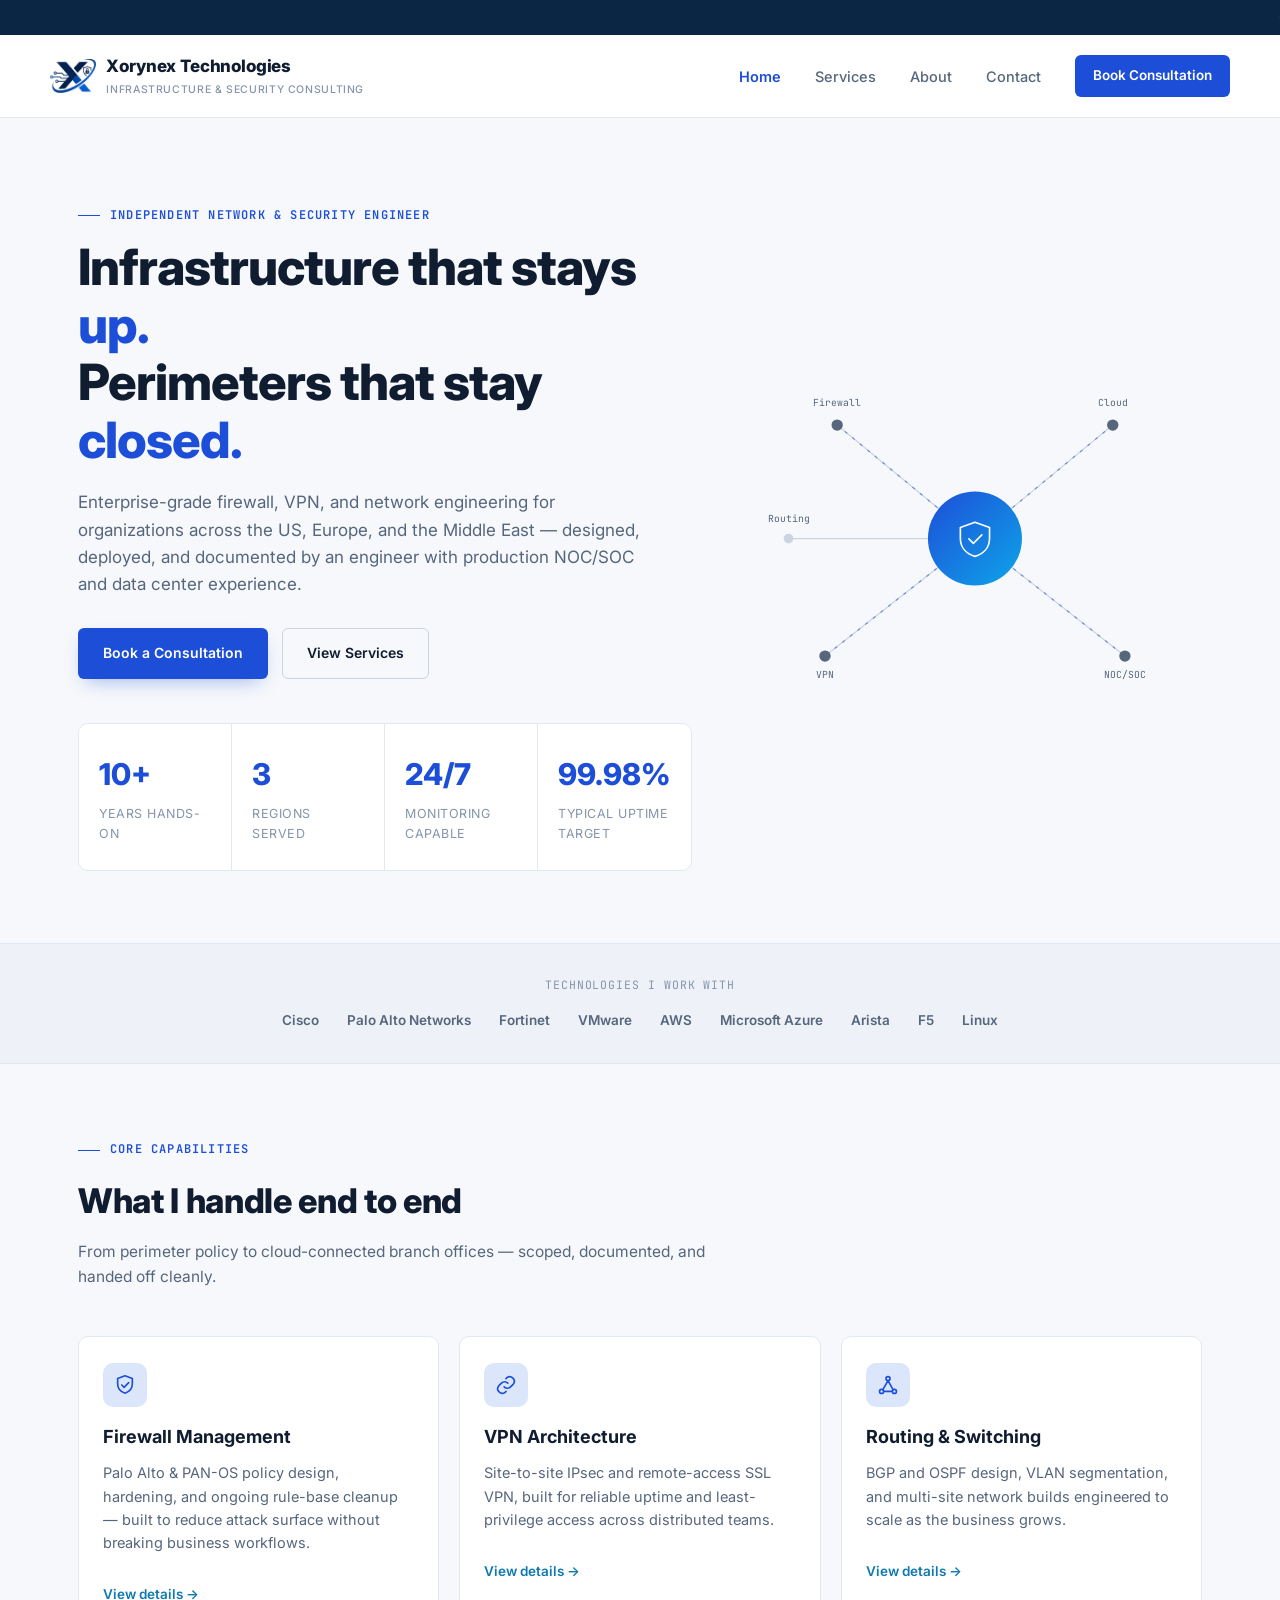
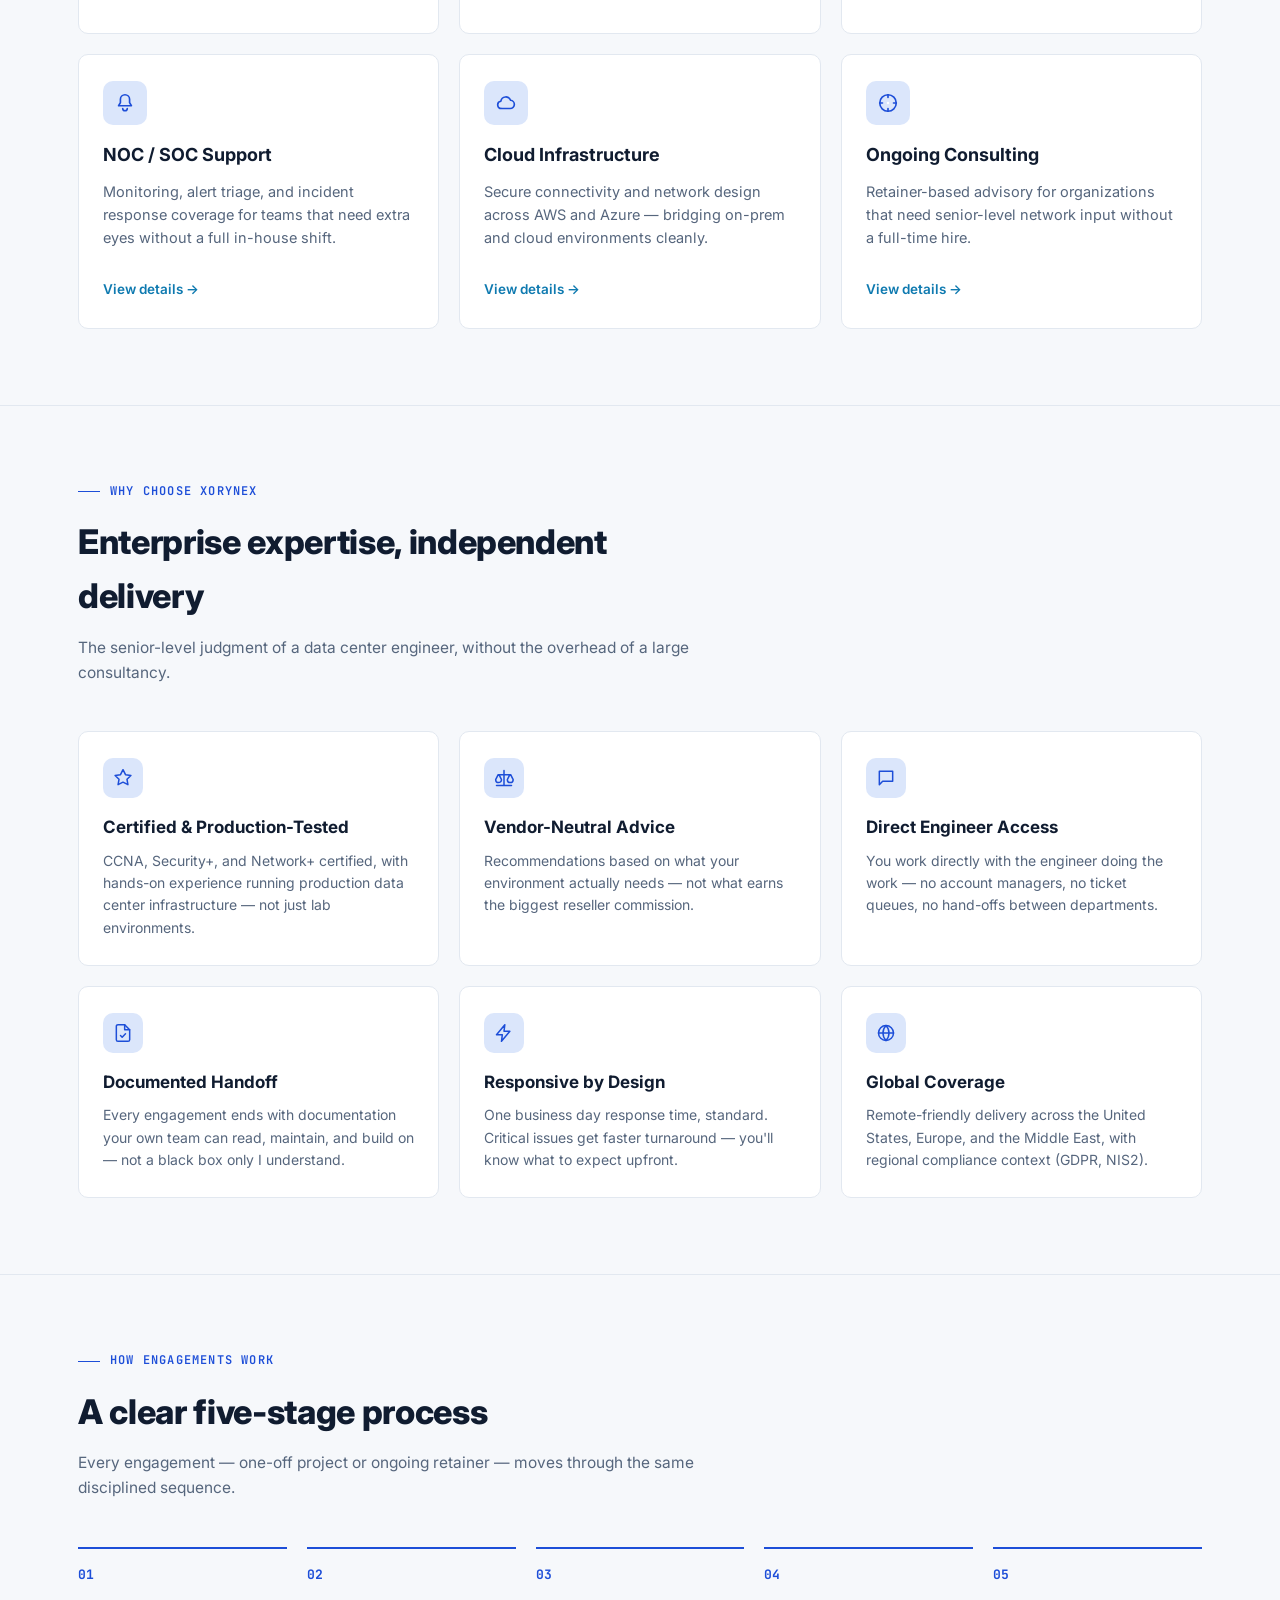
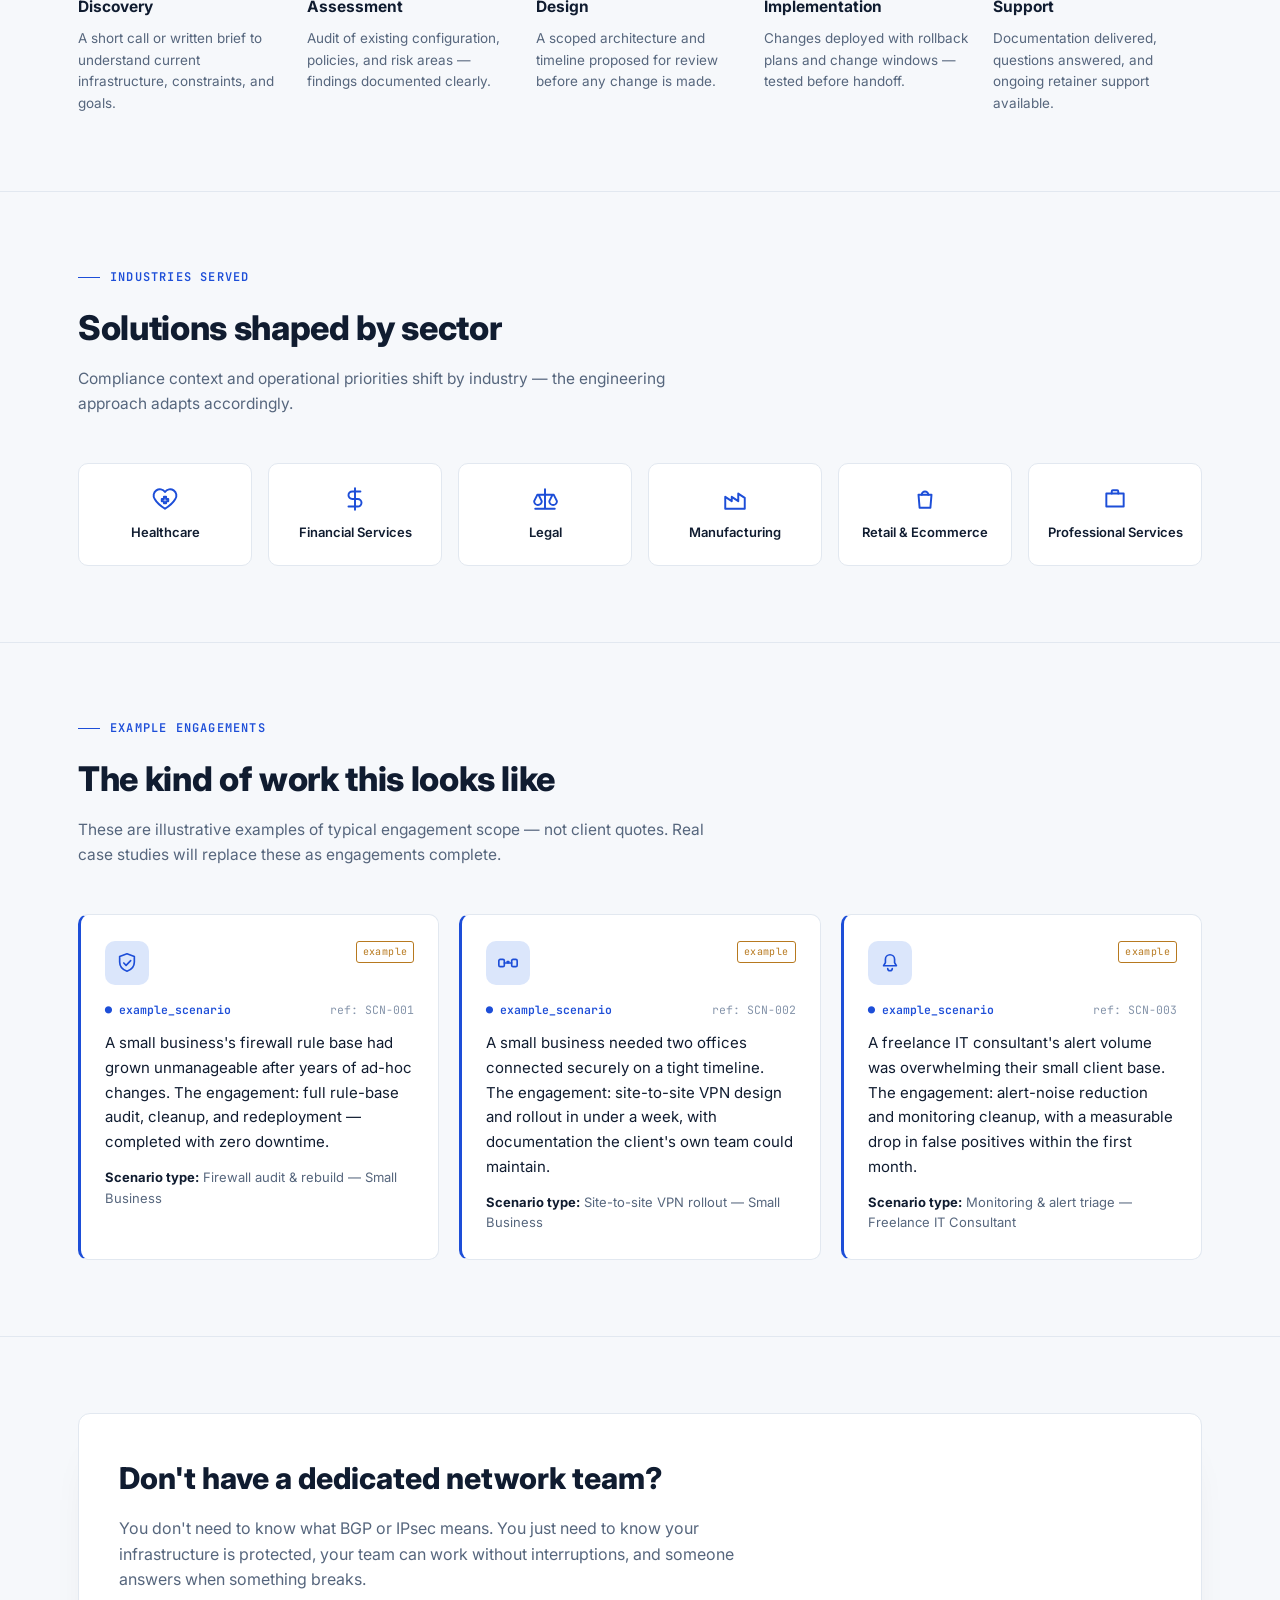
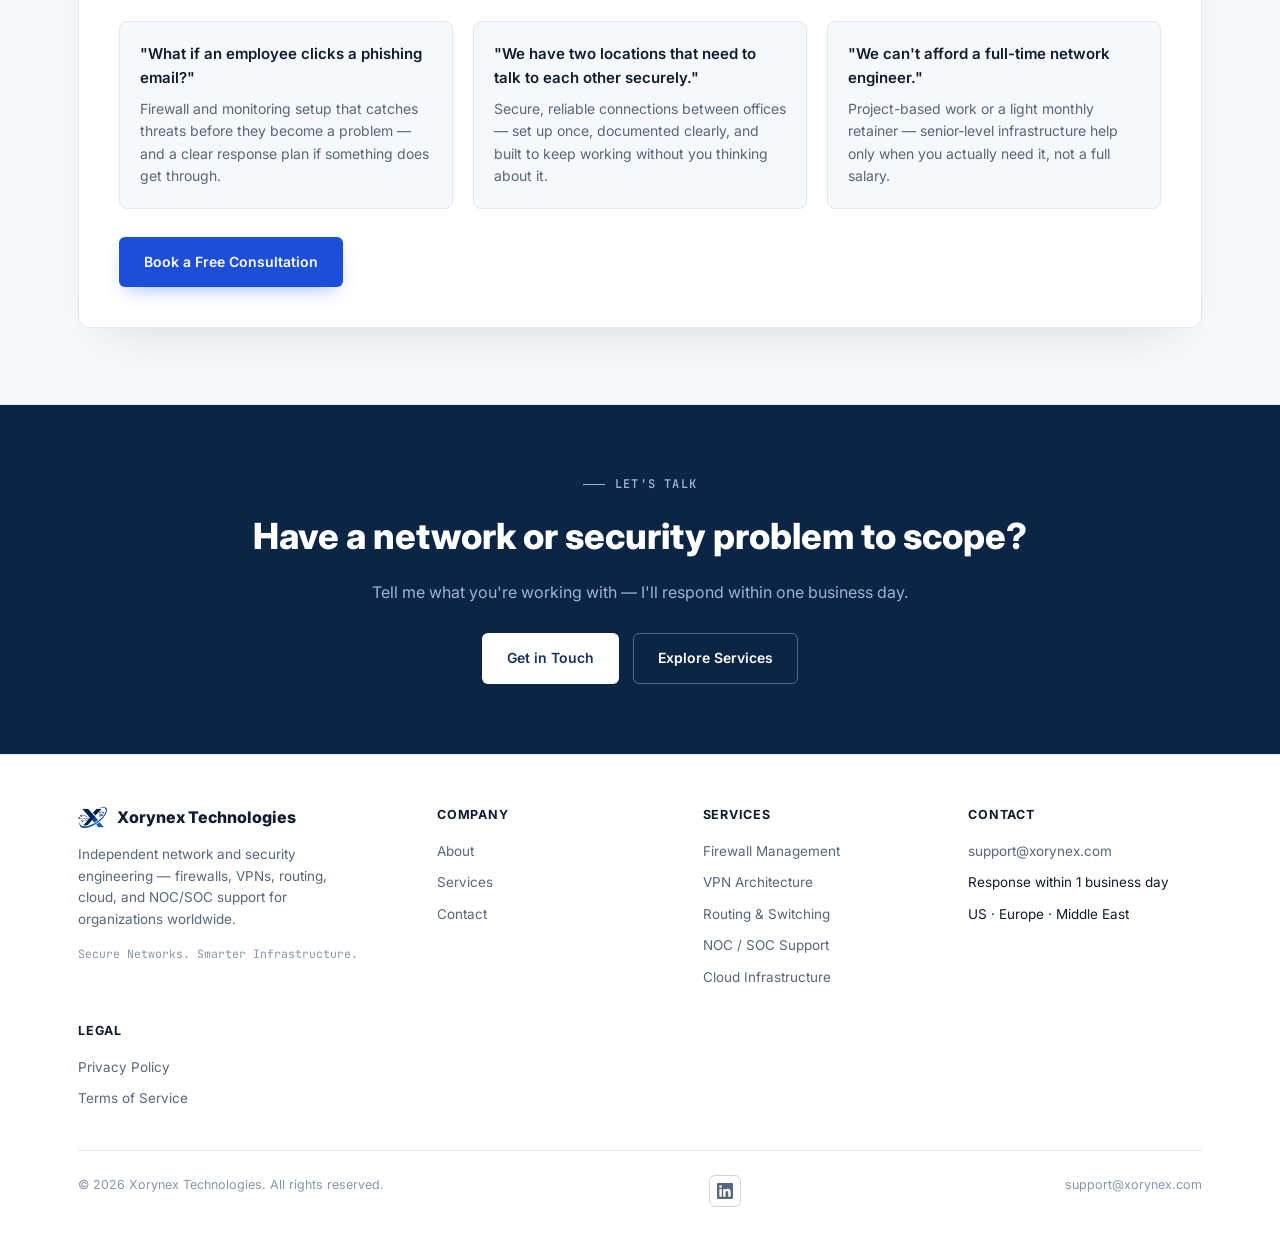
<file: index.html>
<!DOCTYPE html>
<html lang="en">
<head>
<meta charset="UTF-8">
<meta name="viewport" content="width=device-width, initial-scale=1.0">
<title>Xorynex Technologies — Network & Security Engineering</title>
<meta name="description" content="Freelance network and security engineering: firewall management, VPN architecture, routing & switching, NOC/SOC support, and cloud infrastructure for small businesses and independent freelancers worldwide.">
<link rel="stylesheet" href="style.css">

<!-- Favicons -->
<link rel="icon" href="/favicon.ico" sizes="any">
<link rel="icon" type="image/png" sizes="32x32" href="/favicon-32.png">
<link rel="icon" type="image/png" sizes="16x16" href="/favicon-16.png">
<link rel="apple-touch-icon" href="/apple-touch-icon.png">
<link rel="icon" type="image/png" sizes="192x192" href="/icon-192.png">
<link rel="manifest" href="/site.webmanifest">
<meta name="theme-color" content="#0b2545">

<!-- SEO -->
<link rel="canonical" href="https://xorynex.com/">
<meta name="robots" content="index, follow">

<!-- Open Graph -->
<meta property="og:type" content="website">
<meta property="og:site_name" content="Xorynex Technologies">
<meta property="og:url" content="https://xorynex.com/">
<meta property="og:title" content="Xorynex Technologies — Network & Security Engineering">
<meta property="og:description" content="Freelance network and security engineering: firewall management, VPN architecture, routing & switching, NOC/SOC support, and cloud infrastructure for small businesses and independent freelancers worldwide.">
<meta property="og:image" content="https://xorynex.com/og-image.jpg">
<meta property="og:image:width" content="1200">
<meta property="og:image:height" content="630">

<!-- Twitter -->
<meta name="twitter:card" content="summary_large_image">
<meta name="twitter:title" content="Xorynex Technologies — Network & Security Engineering">
<meta name="twitter:description" content="Freelance network and security engineering: firewall management, VPN architecture, routing & switching, NOC/SOC support, and cloud infrastructure for small businesses and independent freelancers worldwide.">
<meta name="twitter:image" content="https://xorynex.com/og-image.jpg">

<!-- Structured Data -->
<script type="application/ld+json">
{
  "@context": "https://schema.org",
  "@type": "Organization",
  "name": "Xorynex Technologies",
  "url": "https://xorynex.com",
  "logo": "https://xorynex.com/icon-512.png",
  "description": "Freelance network and security engineering: firewall management, VPN architecture, routing & switching, NOC/SOC support, and cloud infrastructure for small businesses and independent freelancers worldwide.",
  "email": "support@xorynex.com",
  "sameAs": [
    "https://www.linkedin.com/company/xorynex-technologies"
  ],
  "areaServed": ["United States", "Europe", "Middle East"]
}
</script>
</head>
<body>

<a href="#main-content" class="skip-link">Skip to main content</a>

<div class="ticker">
  <div class="ticker__track">
  
    <span class="ok">● firewall.policy: enforced</span>
    <span class="data">vpn.tunnels: monitored</span>
    <span class="ok">● noc.monitoring: active</span>
    <span class="warn">soc.alerts: triaged</span>
    <span class="ok">● bgp.sessions: established</span>
    <span class="data">clients: US · EU · MENA</span>
    <span class="ok">● status: accepting new engagements</span>
    <span class="ok">● firewall.policy: enforced</span>
    <span class="data">vpn.tunnels: monitored</span>
    <span class="ok">● noc.monitoring: active</span>
    <span class="warn">soc.alerts: triaged</span>
    <span class="ok">● bgp.sessions: established</span>
  </div>
</div>

<header class="site">
  <div class="wrap nav">
    <a href="/" class="brand">
      <img class="brand__logo" src="/logo-icon.png" alt="Xorynex Technologies logo" width="34" height="25">
      <span>Xorynex Technologies<small>Infrastructure &amp; Security Consulting</small></span>
    </a>
    <nav class="nav__links">
      <a href="/" class="current">Home</a>
      <a href="/services">Services</a>
      <a href="/about">About</a>
      <a href="/contact">Contact</a>
      <a href="/contact" class="nav__cta">Book Consultation</a>
    </nav>
    <button class="nav__toggle" aria-label="Toggle menu">☰ menu</button>
  </div>
</header>

<main id="main-content" tabindex="-1">

  <section class="hero" style="border-bottom:1px solid var(--line);">
    <div class="wrap hero__grid">
      <div>
        <div class="eyebrow">Independent Network &amp; Security Engineer</div>
        <h1>Infrastructure that stays <span class="accent">up.</span><br>Perimeters that stay <span class="accent">closed.</span></h1>
        <p class="lead">Enterprise-grade firewall, VPN, and network engineering for organizations across the US, Europe, and the Middle East — designed, deployed, and documented by an engineer with production NOC/SOC and data center experience.</p>
        <div class="btn-row">
          <a href="/contact" class="btn btn--primary">Book a Consultation</a>
          <a href="/services" class="btn btn--ghost">View Services</a>
        </div>
        <div class="stats reveal" style="margin-top:44px; box-shadow:var(--shadow-md);">
          <div class="stat"><div class="num">10+</div><div class="label">Years hands-on</div></div>
          <div class="stat"><div class="num">3</div><div class="label">Regions served</div></div>
          <div class="stat"><div class="num">24/7</div><div class="label">Monitoring capable</div></div>
          <div class="stat"><div class="num">99.98%</div><div class="label">Typical uptime target</div></div>
        </div>
      </div>

      <div class="hero__visual reveal" aria-hidden="true">
        <svg viewBox="0 0 560 480" xmlns="http://www.w3.org/2000/svg">
          <defs>
            <linearGradient id="heroCenterGrad" x1="0%" y1="0%" x2="100%" y2="100%">
              <stop offset="0%" stop-color="#1d4ed8"/>
              <stop offset="100%" stop-color="#0ea5e9"/>
            </linearGradient>
          </defs>
          <!-- connecting lines -->
          <g stroke="var(--line-bright)" stroke-width="1.5" fill="none">
            <path d="M280 240 L110 100"/>
            <path d="M280 240 L450 100"/>
            <path d="M280 240 L95 385"/>
            <path d="M280 240 L465 385"/>
            <path d="M280 240 L50 240"/>
          </g>
          <!-- animated flow overlay -->
          <g stroke="var(--signal)" stroke-width="1.5" fill="none" opacity="0.55">
            <path class="flow" d="M280 240 L110 100"/>
            <path class="flow" d="M280 240 L450 100"/>
            <path class="flow" d="M280 240 L95 385"/>
            <path class="flow" d="M280 240 L465 385"/>
          </g>

          <!-- satellite nodes -->
          <g font-family="var(--font-mono)" font-size="12" fill="var(--text-dim)">
            <circle class="pulse" cx="110" cy="100" r="7" fill="var(--signal-2)"/>
            <circle cx="110" cy="100" r="15" fill="none" stroke="var(--signal-2)" stroke-width="1.4" opacity="0.35"/>
            <text x="110" y="76" text-anchor="middle">Firewall</text>

            <circle class="pulse" cx="450" cy="100" r="7" fill="var(--signal-2)"/>
            <circle cx="450" cy="100" r="15" fill="none" stroke="var(--signal-2)" stroke-width="1.4" opacity="0.35"/>
            <text x="450" y="76" text-anchor="middle">Cloud</text>

            <circle class="pulse" cx="95" cy="385" r="7" fill="var(--signal-2)"/>
            <circle cx="95" cy="385" r="15" fill="none" stroke="var(--signal-2)" stroke-width="1.4" opacity="0.35"/>
            <text x="95" y="412" text-anchor="middle">VPN</text>

            <circle class="pulse" cx="465" cy="385" r="7" fill="var(--signal-2)"/>
            <circle cx="465" cy="385" r="15" fill="none" stroke="var(--signal-2)" stroke-width="1.4" opacity="0.35"/>
            <text x="465" y="412" text-anchor="middle">NOC/SOC</text>

            <circle cx="50" cy="240" r="6" fill="var(--line-bright)"/>
            <text x="50" y="220" text-anchor="middle">Routing</text>
          </g>

          <!-- center shield node -->
          <circle cx="280" cy="240" r="58" fill="url(#heroCenterGrad)"/>
          <circle cx="280" cy="240" r="58" fill="none" stroke="var(--signal-2)" stroke-width="1.5" opacity="0.4">
            <animate attributeName="r" values="58;74;58" dur="3s" repeatCount="indefinite"/>
            <animate attributeName="opacity" values="0.4;0;0.4" dur="3s" repeatCount="indefinite"/>
          </circle>
          <g transform="translate(258,218)" stroke="#fff" stroke-width="2" fill="none" stroke-linecap="round" stroke-linejoin="round">
            <path d="M22 2l18 6.5v13c0 12-8 19.5-18 22.5-10-3-18-10.5-18-22.5v-13z"/>
            <path d="M14.5 22.5l5.5 5.5 10.5-10.5"/>
          </g>
        </svg>
      </div>
    </div>
  </section>

  <div class="badge-strip-wrap">
    <div class="wrap">
      <div class="badge-strip-label">Technologies I work with</div>
      <div class="badge-strip">
        <span class="badge-strip__item">Cisco</span>
        <span class="badge-strip__item">Palo Alto Networks</span>
        <span class="badge-strip__item">Fortinet</span>
        <span class="badge-strip__item">VMware</span>
        <span class="badge-strip__item">AWS</span>
        <span class="badge-strip__item">Microsoft Azure</span>
        <span class="badge-strip__item">Arista</span>
        <span class="badge-strip__item">F5</span>
        <span class="badge-strip__item">Linux</span>
      </div>
    </div>
  </div>

  <section>
    <div class="wrap">
      <div class="section-head reveal">
        <div class="eyebrow">Core Capabilities</div>
        <h2>What I handle end to end</h2>
        <p>From perimeter policy to cloud-connected branch offices — scoped, documented, and handed off cleanly.</p>
      </div>
      <div class="grid-3">
        <div class="card reveal">
          <div class="card__icon" aria-hidden="true">
            <svg viewBox="0 0 24 24" stroke-width="1.8" stroke-linecap="round" stroke-linejoin="round"><path d="M12 2l8 3v6c0 5-3.5 8.5-8 10-4.5-1.5-8-5-8-10V5l8-3z"/><path d="M8.5 12l2.5 2.5 5-5"/></svg>
          </div>
          <h3>Firewall Management</h3>
          <p>Palo Alto &amp; PAN-OS policy design, hardening, and ongoing rule-base cleanup — built to reduce attack surface without breaking business workflows.</p>
          <a href="/services#firewall" class="more">View details →</a>
        </div>
        <div class="card reveal">
          <div class="card__icon" aria-hidden="true">
            <svg viewBox="0 0 24 24" stroke-width="1.8" stroke-linecap="round" stroke-linejoin="round"><path d="M10 14a5 5 0 007 0l3-3a5 5 0 00-7-7l-1 1"/><path d="M14 10a5 5 0 00-7 0l-3 3a5 5 0 007 7l1-1"/></svg>
          </div>
          <h3>VPN Architecture</h3>
          <p>Site-to-site IPsec and remote-access SSL VPN, built for reliable uptime and least-privilege access across distributed teams.</p>
          <a href="/services#vpn" class="more">View details →</a>
        </div>
        <div class="card reveal">
          <div class="card__icon" aria-hidden="true">
            <svg viewBox="0 0 24 24" stroke-width="1.8" stroke-linecap="round" stroke-linejoin="round"><circle cx="12" cy="5" r="2.2"/><circle cx="5" cy="19" r="2.2"/><circle cx="19" cy="19" r="2.2"/><path d="M12 7.2L6.6 16.8M12 7.2l5.4 9.6M7.4 19h9.2"/></svg>
          </div>
          <h3>Routing &amp; Switching</h3>
          <p>BGP and OSPF design, VLAN segmentation, and multi-site network builds engineered to scale as the business grows.</p>
          <a href="/services#routing" class="more">View details →</a>
        </div>
        <div class="card reveal">
          <div class="card__icon" aria-hidden="true">
            <svg viewBox="0 0 24 24" stroke-width="1.8" stroke-linecap="round" stroke-linejoin="round"><path d="M12 3a5 5 0 00-5 5v3.5L5 15h14l-2-3.5V8a5 5 0 00-5-5z"/><path d="M9.5 18a2.5 2.5 0 005 0"/></svg>
          </div>
          <h3>NOC / SOC Support</h3>
          <p>Monitoring, alert triage, and incident response coverage for teams that need extra eyes without a full in-house shift.</p>
          <a href="/services#noc-soc" class="more">View details →</a>
        </div>
        <div class="card reveal">
          <div class="card__icon" aria-hidden="true">
            <svg viewBox="0 0 24 24" stroke-width="1.8" stroke-linecap="round" stroke-linejoin="round"><path d="M7 18a4 4 0 01-.6-7.96A5.5 5.5 0 0117 9a4.5 4.5 0 01-.5 8.98H7z"/></svg>
          </div>
          <h3>Cloud Infrastructure</h3>
          <p>Secure connectivity and network design across AWS and Azure — bridging on-prem and cloud environments cleanly.</p>
          <a href="/services#cloud" class="more">View details →</a>
        </div>
        <div class="card reveal">
          <div class="card__icon" aria-hidden="true">
            <svg viewBox="0 0 24 24" stroke-width="1.8" stroke-linecap="round" stroke-linejoin="round"><circle cx="12" cy="12" r="9"/><circle cx="12" cy="12" r="1.3" fill="#fff" stroke="none"/><path d="M12 3v3M12 18v3M3 12h3M18 12h3"/></svg>
          </div>
          <h3>Ongoing Consulting</h3>
          <p>Retainer-based advisory for organizations that need senior-level network input without a full-time hire.</p>
          <a href="/services#consulting" class="more">View details →</a>
        </div>
      </div>
    </div>
  </section>

  <section>
    <div class="wrap">
      <div class="section-head reveal">
        <div class="eyebrow">Why Choose Xorynex</div>
        <h2>Enterprise expertise, independent delivery</h2>
        <p>The senior-level judgment of a data center engineer, without the overhead of a large consultancy.</p>
      </div>
      <div class="why-grid">
        <div class="why-card reveal">
          <div class="why-card__icon" aria-hidden="true">
            <svg viewBox="0 0 24 24" stroke-width="1.8" stroke-linecap="round" stroke-linejoin="round"><path d="M12 2l3 6 6.5 1-4.7 4.6 1.1 6.4L12 17l-5.9 3 1.1-6.4L2.5 9l6.5-1z"/></svg>
          </div>
          <h3>Certified &amp; Production-Tested</h3>
          <p>CCNA, Security+, and Network+ certified, with hands-on experience running production data center infrastructure — not just lab environments.</p>
        </div>
        <div class="why-card reveal">
          <div class="why-card__icon" aria-hidden="true">
            <svg viewBox="0 0 24 24" stroke-width="1.8" stroke-linecap="round" stroke-linejoin="round"><path d="M12 3v18M5 8l-3 6a3.5 3.5 0 007 0l-3-6zM19 8l-3 6a3.5 3.5 0 007 0l-3-6zM5 8h14M3 21h18"/></svg>
          </div>
          <h3>Vendor-Neutral Advice</h3>
          <p>Recommendations based on what your environment actually needs — not what earns the biggest reseller commission.</p>
        </div>
        <div class="why-card reveal">
          <div class="why-card__icon" aria-hidden="true">
            <svg viewBox="0 0 24 24" stroke-width="1.8" stroke-linecap="round" stroke-linejoin="round"><path d="M4 4h16v12H8l-4 4z"/></svg>
          </div>
          <h3>Direct Engineer Access</h3>
          <p>You work directly with the engineer doing the work — no account managers, no ticket queues, no hand-offs between departments.</p>
        </div>
        <div class="why-card reveal">
          <div class="why-card__icon" aria-hidden="true">
            <svg viewBox="0 0 24 24" stroke-width="1.8" stroke-linecap="round" stroke-linejoin="round"><path d="M14 2H6a2 2 0 00-2 2v16a2 2 0 002 2h12a2 2 0 002-2V8z"/><path d="M14 2v6h6M9 15l2 2 4-4"/></svg>
          </div>
          <h3>Documented Handoff</h3>
          <p>Every engagement ends with documentation your own team can read, maintain, and build on — not a black box only I understand.</p>
        </div>
        <div class="why-card reveal">
          <div class="why-card__icon" aria-hidden="true">
            <svg viewBox="0 0 24 24" stroke-width="1.8" stroke-linecap="round" stroke-linejoin="round"><path d="M13 2L3 14h7l-1 8 10-12h-7l1-8z"/></svg>
          </div>
          <h3>Responsive by Design</h3>
          <p>One business day response time, standard. Critical issues get faster turnaround — you'll know what to expect upfront.</p>
        </div>
        <div class="why-card reveal">
          <div class="why-card__icon" aria-hidden="true">
            <svg viewBox="0 0 24 24" stroke-width="1.8" stroke-linecap="round" stroke-linejoin="round"><circle cx="12" cy="12" r="9"/><path d="M3 12h18M12 3a13 13 0 010 18 13 13 0 010-18z"/></svg>
          </div>
          <h3>Global Coverage</h3>
          <p>Remote-friendly delivery across the United States, Europe, and the Middle East, with regional compliance context (GDPR, NIS2).</p>
        </div>
      </div>
    </div>
  </section>

  <section>
    <div class="wrap">
      <div class="section-head reveal">
        <div class="eyebrow">How Engagements Work</div>
        <h2>A clear five-stage process</h2>
        <p>Every engagement — one-off project or ongoing retainer — moves through the same disciplined sequence.</p>
      </div>
      <div class="process-strip">
        <div class="process-step reveal">
          <div class="process-step__num">01</div>
          <h3>Discovery</h3>
          <p>A short call or written brief to understand current infrastructure, constraints, and goals.</p>
        </div>
        <div class="process-step reveal">
          <div class="process-step__num">02</div>
          <h3>Assessment</h3>
          <p>Audit of existing configuration, policies, and risk areas — findings documented clearly.</p>
        </div>
        <div class="process-step reveal">
          <div class="process-step__num">03</div>
          <h3>Design</h3>
          <p>A scoped architecture and timeline proposed for review before any change is made.</p>
        </div>
        <div class="process-step reveal">
          <div class="process-step__num">04</div>
          <h3>Implementation</h3>
          <p>Changes deployed with rollback plans and change windows — tested before handoff.</p>
        </div>
        <div class="process-step reveal">
          <div class="process-step__num">05</div>
          <h3>Support</h3>
          <p>Documentation delivered, questions answered, and ongoing retainer support available.</p>
        </div>
      </div>
    </div>
  </section>

  <section>
    <div class="wrap">
      <div class="section-head reveal">
        <div class="eyebrow">Industries Served</div>
        <h2>Solutions shaped by sector</h2>
        <p>Compliance context and operational priorities shift by industry — the engineering approach adapts accordingly.</p>
      </div>
      <div class="industry-grid">
        <div class="industry-item reveal">
          <svg viewBox="0 0 24 24" stroke-width="1.8" stroke-linecap="round" stroke-linejoin="round"><path d="M12 21s-7-4.5-9.5-9A5.5 5.5 0 0112 5.5 5.5 5.5 0 0121.5 12c-2.5 4.5-9.5 9-9.5 9z"/><path d="M9 12h2v-2h2v2h2v2h-2v2h-2v-2H9z"/></svg>
          <span>Healthcare</span>
        </div>
        <div class="industry-item reveal">
          <svg viewBox="0 0 24 24" stroke-width="1.8" stroke-linecap="round" stroke-linejoin="round"><path d="M12 2v20M17 5H9.5a3.5 3.5 0 000 7h5a3.5 3.5 0 010 7H6"/></svg>
          <span>Financial Services</span>
        </div>
        <div class="industry-item reveal">
          <svg viewBox="0 0 24 24" stroke-width="1.8" stroke-linecap="round" stroke-linejoin="round"><path d="M12 3v18M5 8l-3 6a3.5 3.5 0 007 0l-3-6zM19 8l-3 6a3.5 3.5 0 007 0l-3-6zM5 8h14M3 21h18"/></svg>
          <span>Legal</span>
        </div>
        <div class="industry-item reveal">
          <svg viewBox="0 0 24 24" stroke-width="1.8" stroke-linecap="round" stroke-linejoin="round"><path d="M3 21V10l6 4v-4l6 4V7l6 4v10H3z"/></svg>
          <span>Manufacturing</span>
        </div>
        <div class="industry-item reveal">
          <svg viewBox="0 0 24 24" stroke-width="1.8" stroke-linecap="round" stroke-linejoin="round"><path d="M6 8h12l-1 12H7z"/><path d="M9 8a3 3 0 016 0"/></svg>
          <span>Retail &amp; Ecommerce</span>
        </div>
        <div class="industry-item reveal">
          <svg viewBox="0 0 24 24" stroke-width="1.8" stroke-linecap="round" stroke-linejoin="round"><path d="M4 7h16v12H4z"/><path d="M9 7V5a1 1 0 011-1h4a1 1 0 011 1v2"/></svg>
          <span>Professional Services</span>
        </div>
      </div>
    </div>
  </section>

  <section>
    <div class="wrap">
      <div class="section-head reveal">
        <div class="eyebrow">Example Engagements</div>
        <h2>The kind of work this looks like</h2>
        <p>These are illustrative examples of typical engagement scope — not client quotes. Real case studies will replace these as engagements complete.</p>
      </div>

      <div class="scenario-grid">

        <div class="log-entry scenario-card reveal">
          <div class="scenario-card__top">
            <div class="scenario-icon" aria-hidden="true">
              <svg viewBox="0 0 24 24" fill="none" stroke="currentColor" stroke-width="1.8" stroke-linecap="round" stroke-linejoin="round">
                <path d="M12 2l8 3v6c0 5-3.5 8.5-8 10-4.5-1.5-8-5-8-10V5l8-3z"/>
                <path d="M8.5 12l2.5 2.5 5-5"/>
              </svg>
            </div>
            <span class="placeholder-tag">example</span>
          </div>
          <div class="log-entry__meta">
            <span class="status">● example_scenario</span>
            <span>ref: SCN-001</span>
          </div>
          <p class="quote">A small business's firewall rule base had grown unmanageable after years of ad-hoc changes. The engagement: full rule-base audit, cleanup, and redeployment — completed with zero downtime.</p>
          <div class="log-entry__author"><strong>Scenario type:</strong> Firewall audit &amp; rebuild — Small Business</div>
        </div>

        <div class="log-entry scenario-card reveal">
          <div class="scenario-card__top">
            <div class="scenario-icon" aria-hidden="true">
              <svg viewBox="0 0 24 24" fill="none" stroke="currentColor" stroke-width="1.8" stroke-linecap="round" stroke-linejoin="round">
                <rect x="2" y="8" width="6" height="8" rx="1.5"/>
                <rect x="16" y="8" width="6" height="8" rx="1.5"/>
                <path d="M8 12h8"/>
                <rect x="10.5" y="9.5" width="3" height="3" rx="0.5" fill="currentColor" stroke="none"/>
              </svg>
            </div>
            <span class="placeholder-tag">example</span>
          </div>
          <div class="log-entry__meta">
            <span class="status">● example_scenario</span>
            <span>ref: SCN-002</span>
          </div>
          <p class="quote">A small business needed two offices connected securely on a tight timeline. The engagement: site-to-site VPN design and rollout in under a week, with documentation the client's own team could maintain.</p>
          <div class="log-entry__author"><strong>Scenario type:</strong> Site-to-site VPN rollout — Small Business</div>
        </div>

        <div class="log-entry scenario-card reveal">
          <div class="scenario-card__top">
            <div class="scenario-icon" aria-hidden="true">
              <svg viewBox="0 0 24 24" fill="none" stroke="currentColor" stroke-width="1.8" stroke-linecap="round" stroke-linejoin="round">
                <path d="M12 3a5 5 0 0 0-5 5v3.5L5 15h14l-2-3.5V8a5 5 0 0 0-5-5z"/>
                <path d="M9.5 18a2.5 2.5 0 0 0 5 0"/>
              </svg>
            </div>
            <span class="placeholder-tag">example</span>
          </div>
          <div class="log-entry__meta">
            <span class="status">● example_scenario</span>
            <span>ref: SCN-003</span>
          </div>
          <p class="quote">A freelance IT consultant's alert volume was overwhelming their small client base. The engagement: alert-noise reduction and monitoring cleanup, with a measurable drop in false positives within the first month.</p>
          <div class="log-entry__author"><strong>Scenario type:</strong> Monitoring &amp; alert triage — Freelance IT Consultant</div>
        </div>

      </div>
    </div>
  </section>

  <section>
    <div class="wrap">
      <div class="plain-panel reveal">
        <h2>Don't have a dedicated network team?</h2>
        <p class="intro">You don't need to know what BGP or IPsec means. You just need to know your infrastructure is protected, your team can work without interruptions, and someone answers when something breaks.</p>
        <div class="plain-grid">
          <div class="plain-item">
            <p class="q">"What if an employee clicks a phishing email?"</p>
            <p>Firewall and monitoring setup that catches threats before they become a problem — and a clear response plan if something does get through.</p>
          </div>
          <div class="plain-item">
            <p class="q">"We have two locations that need to talk to each other securely."</p>
            <p>Secure, reliable connections between offices — set up once, documented clearly, and built to keep working without you thinking about it.</p>
          </div>
          <div class="plain-item">
            <p class="q">"We can't afford a full-time network engineer."</p>
            <p>Project-based work or a light monthly retainer — senior-level infrastructure help only when you actually need it, not a full salary.</p>
          </div>
        </div>
        <div class="btn-row" style="margin-top:28px;">
          <a href="/contact" class="btn btn--primary">Book a Free Consultation</a>
        </div>
      </div>
    </div>
  </section>

  <section class="cta-band" style="border-bottom:none;">
    <div class="wrap">
      <div class="eyebrow eyebrow--on-dark" style="justify-content:center;">Let's Talk</div>
      <h2>Have a network or security problem to scope?</h2>
      <p>Tell me what you're working with — I'll respond within one business day.</p>
      <div class="btn-row"><a href="/contact" class="btn btn--primary">Get in Touch</a><a href="/services" class="btn btn--ghost" style="color:#fff; border-color:rgba(255,255,255,0.3);">Explore Services</a></div>
    </div>
  </section>

</main>

<footer class="site">
  <div class="wrap">
    <div class="footer__grid">
      <div class="footer__col">
        <div class="footer__brand">
          <img src="/logo-icon.png" alt="Xorynex Technologies logo" width="28" height="21">
          <span>Xorynex Technologies</span>
        </div>
        <p>Independent network and security engineering — firewalls, VPNs, routing, cloud, and NOC/SOC support for organizations worldwide.</p>
        <div class="footer__meta-line" style="margin-top:14px;">Secure Networks. Smarter Infrastructure.</div>
      </div>
      <div class="footer__col">
        <h4>Company</h4>
        <ul>
          <li><a href="/about">About</a></li>
          <li><a href="/services">Services</a></li>
          <li><a href="/contact">Contact</a></li>
        </ul>
      </div>
      <div class="footer__col">
        <h4>Services</h4>
        <ul>
          <li><a href="/services#firewall">Firewall Management</a></li>
          <li><a href="/services#vpn">VPN Architecture</a></li>
          <li><a href="/services#routing">Routing &amp; Switching</a></li>
          <li><a href="/services#noc-soc">NOC / SOC Support</a></li>
          <li><a href="/services#cloud">Cloud Infrastructure</a></li>
        </ul>
      </div>
      <div class="footer__col">
        <h4>Contact</h4>
        <ul>
          <li><a href="mailto:support@xorynex.com">support@xorynex.com</a></li>
          <li>Response within 1 business day</li>
          <li>US &middot; Europe &middot; Middle East</li>
        </ul>
      </div>
      <div class="footer__col">
        <h4>Legal</h4>
        <ul>
          <li><a href="/privacy">Privacy Policy</a></li>
          <li><a href="/terms">Terms of Service</a></li>
        </ul>
      </div>
    </div>
    <div class="footer__bottom">
      <span>© 2026 Xorynex Technologies. All rights reserved.</span>
      <div class="footer__social">
        <a href="https://www.linkedin.com/company/xorynex-technologies" target="_blank" rel="noopener noreferrer" aria-label="LinkedIn">
          <svg viewBox="0 0 24 24" fill="currentColor">
            <path d="M20.447 20.452h-3.554v-5.569c0-1.328-.027-3.037-1.852-3.037-1.853 0-2.136 1.445-2.136 2.939v5.667H9.351V9h3.414v1.561h.046c.477-.9 1.637-1.85 3.37-1.85 3.601 0 4.267 2.37 4.267 5.455v6.286zM5.337 7.433c-1.144 0-2.063-.926-2.063-2.065 0-1.138.92-2.063 2.063-2.063 1.14 0 2.064.925 2.064 2.063 0 1.139-.925 2.065-2.064 2.065zm1.782 13.019H3.555V9h3.564v11.452zM22.225 0H1.771C.792 0 0 .774 0 1.729v20.542C0 23.227.792 24 1.771 24h20.451C23.2 24 24 23.227 24 22.271V1.729C24 .774 23.2 0 22.222 0h.003z"/>
          </svg>
        </a>
      </div>
      <span>support@xorynex.com</span>
    </div>
  </div>
</footer>

<script src="script.js"></script>
</body>
</html>
</file>
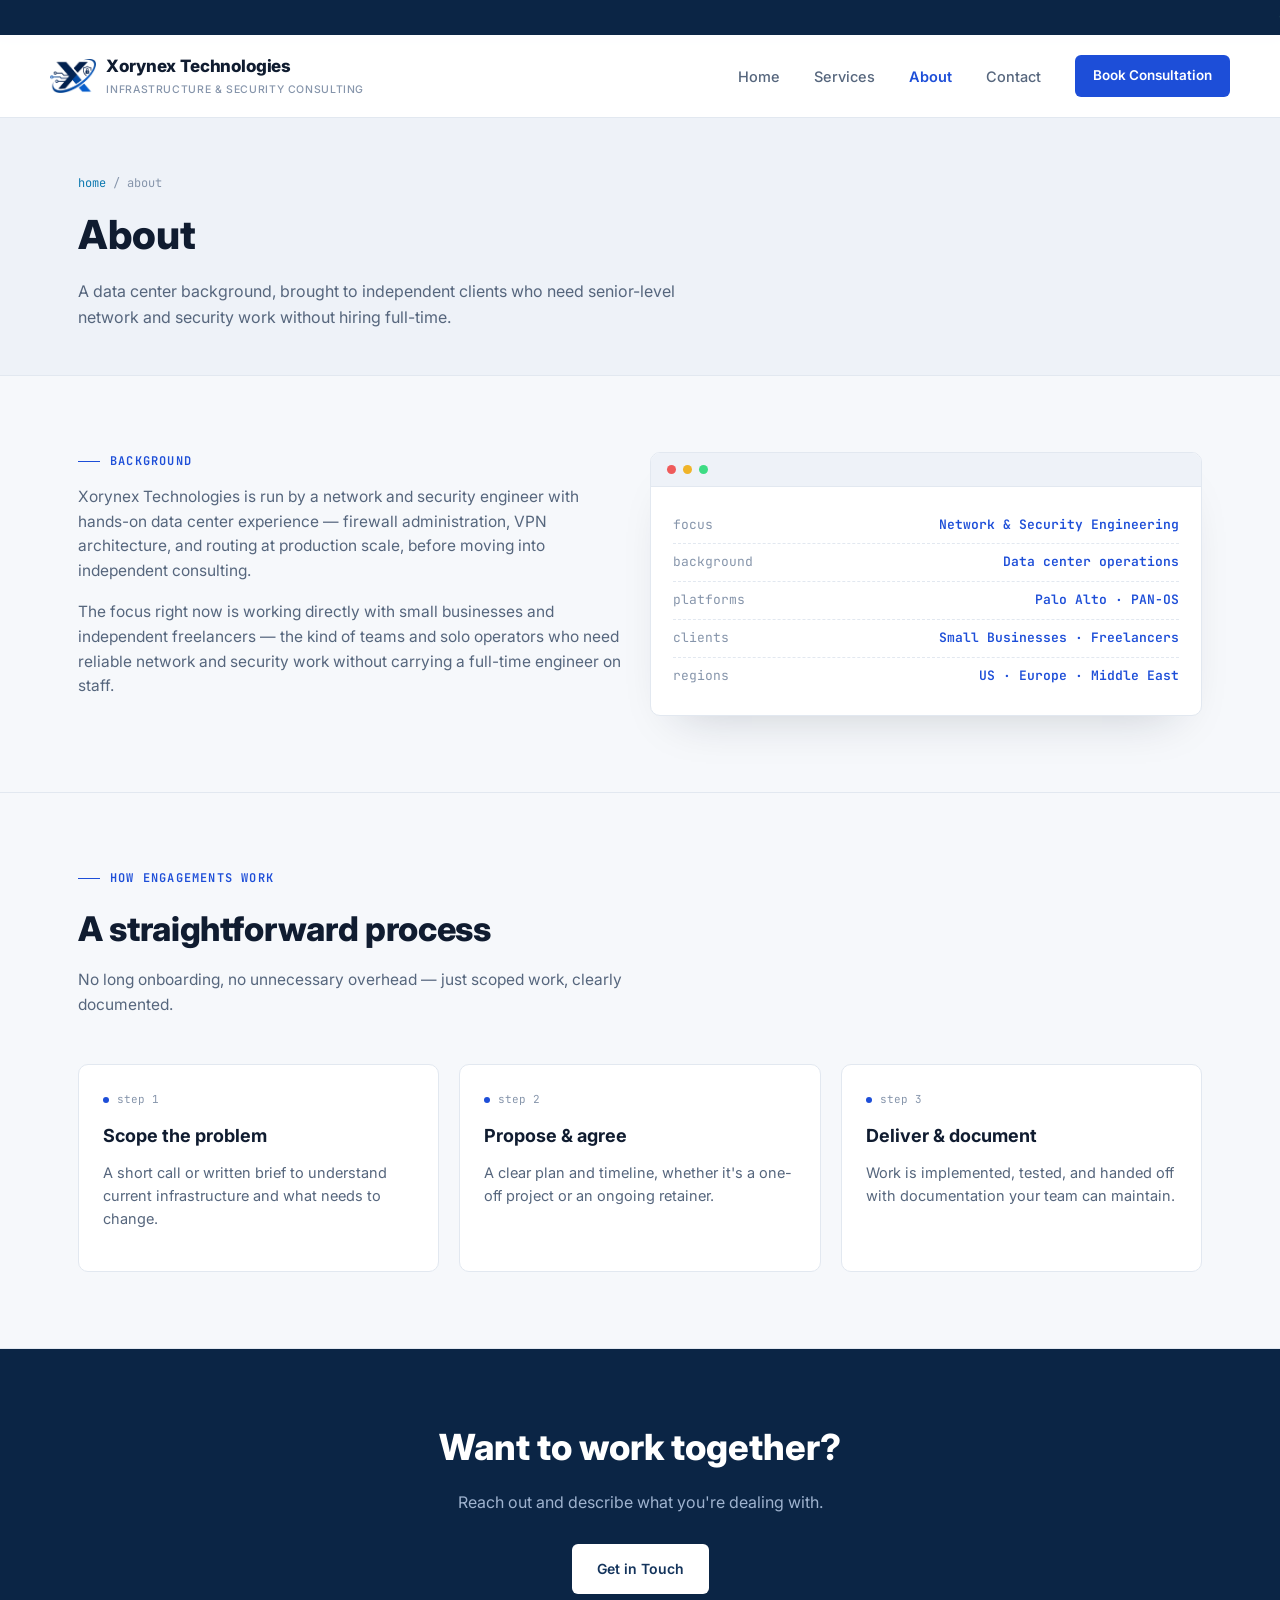
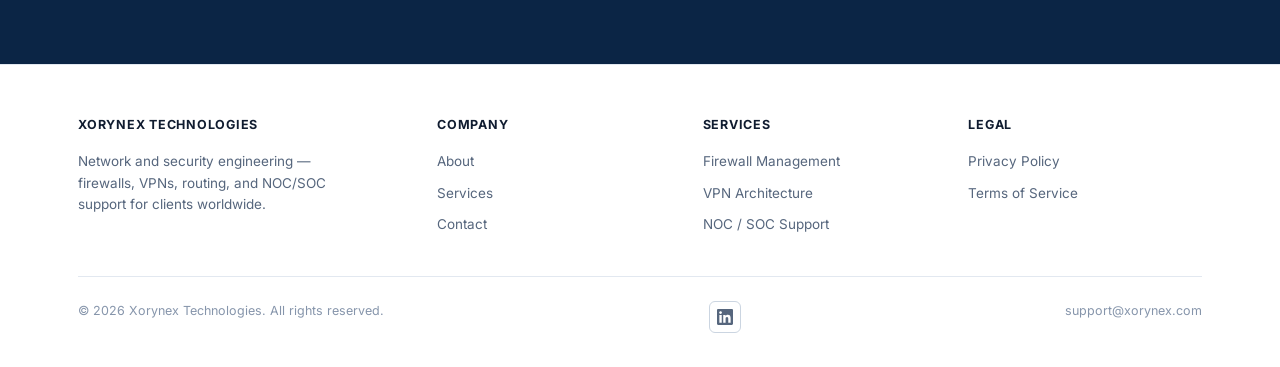
<file: about.html>
<!DOCTYPE html>
<html lang="en">
<head>
<meta charset="UTF-8">
<meta name="viewport" content="width=device-width, initial-scale=1.0">
<title>About — Xorynex Technologies</title>
<meta name="description" content="Xorynex Technologies is an independent network and security engineering practice with a data center background, serving small businesses and independent freelancers internationally.">
<link rel="stylesheet" href="style.css">

<!-- Favicons -->
<link rel="icon" href="/favicon.ico" sizes="any">
<link rel="icon" type="image/png" sizes="32x32" href="/favicon-32.png">
<link rel="icon" type="image/png" sizes="16x16" href="/favicon-16.png">
<link rel="apple-touch-icon" href="/apple-touch-icon.png">
<link rel="icon" type="image/png" sizes="192x192" href="/icon-192.png">
<link rel="manifest" href="/site.webmanifest">
<meta name="theme-color" content="#0b2545">

<!-- SEO -->
<link rel="canonical" href="https://xorynex.com/about">
<meta name="robots" content="index, follow">

<!-- Open Graph -->
<meta property="og:type" content="website">
<meta property="og:site_name" content="Xorynex Technologies">
<meta property="og:url" content="https://xorynex.com/about">
<meta property="og:title" content="About — Xorynex Technologies">
<meta property="og:description" content="Xorynex Technologies is an independent network and security engineering practice with a data center background, serving small businesses and independent freelancers internationally.">
<meta property="og:image" content="https://xorynex.com/og-image.jpg">
<meta property="og:image:width" content="1200">
<meta property="og:image:height" content="630">

<!-- Twitter -->
<meta name="twitter:card" content="summary_large_image">
<meta name="twitter:title" content="About — Xorynex Technologies">
<meta name="twitter:description" content="Xorynex Technologies is an independent network and security engineering practice with a data center background, serving small businesses and independent freelancers internationally.">
<meta name="twitter:image" content="https://xorynex.com/og-image.jpg">
</head>
<body>

<div class="ticker">
  <div class="ticker__track">
    <span class="ok">● firewall.policy: enforced</span>
    <span class="data">vpn.tunnels: monitored</span>
    <span class="ok">● noc.monitoring: online</span>
    <span class="warn">soc.alerts: triaged</span>
    <span class="ok">● bgp.sessions: established</span>
    <span class="data">clients: US · EU · MENA</span>
    <span class="ok">● status: accepting new engagements</span>
    <span class="ok">● firewall.policy: enforced</span>
    <span class="data">vpn.tunnels: monitored</span>
  </div>
</div>

<header class="site">
  <div class="wrap nav">
    <a href="/" class="brand">
      <img class="brand__logo" src="/logo-icon.png" alt="Xorynex Technologies logo" width="34" height="25">
      <span>Xorynex Technologies<small>Infrastructure &amp; Security Consulting</small></span>
    </a>
    <nav class="nav__links">
      <a href="/">Home</a>
      <a href="/services">Services</a>
      <a href="/about" class="current">About</a>
      <a href="/contact">Contact</a>
      <a href="/contact" class="nav__cta">Book Consultation</a>
    </nav>
    <button class="nav__toggle" aria-label="Toggle menu">☰ menu</button>
  </div>
</header>

<main>
  <div class="page-header">
    <div class="wrap">
      <div class="breadcrumb"><a href="/">home</a> / about</div>
      <h1>About</h1>
      <p>A data center background, brought to independent clients who need senior-level network and security work without hiring full-time.</p>
    </div>
  </div>

  <section>
    <div class="wrap grid-2" style="align-items:start;">
      <div class="reveal">
        <div class="eyebrow">Background</div>
        <p style="font-size:15.5px; color:var(--text-dim); margin:0 0 16px;">Xorynex Technologies is run by a network and security engineer with hands-on data center experience — firewall administration, VPN architecture, and routing at production scale, before moving into independent consulting.</p>
        <p style="font-size:15.5px; color:var(--text-dim); margin:0;">The focus right now is working directly with small businesses and independent freelancers — the kind of teams and solo operators who need reliable network and security work without carrying a full-time engineer on staff.</p>
      </div>
      <div class="console reveal">
        <div class="console__bar">
          <span style="background:#ef5b5b"></span><span style="background:#f0b429"></span><span style="background:#3ddc84"></span>
        </div>
        <div class="console__body">
          <div class="row"><span class="k">focus</span><span class="v ok">Network &amp; Security Engineering</span></div>
          <div class="row"><span class="k">background</span><span class="v ok">Data center operations</span></div>
          <div class="row"><span class="k">platforms</span><span class="v ok">Palo Alto · PAN-OS</span></div>
          <div class="row"><span class="k">clients</span><span class="v ok">Small Businesses · Freelancers</span></div>
          <div class="row"><span class="k">regions</span><span class="v ok">US · Europe · Middle East</span></div>
        </div>
      </div>
    </div>
  </section>

  <section>
    <div class="wrap">
      <div class="section-head reveal">
        <div class="eyebrow">How Engagements Work</div>
        <h2>A straightforward process</h2>
        <p>No long onboarding, no unnecessary overhead — just scoped work, clearly documented.</p>
      </div>
      <div class="grid-3">
        <div class="card reveal">
          <div class="card__index"><span class="dot"></span>step 1</div>
          <h3>Scope the problem</h3>
          <p>A short call or written brief to understand current infrastructure and what needs to change.</p>
        </div>
        <div class="card reveal">
          <div class="card__index"><span class="dot"></span>step 2</div>
          <h3>Propose &amp; agree</h3>
          <p>A clear plan and timeline, whether it's a one-off project or an ongoing retainer.</p>
        </div>
        <div class="card reveal">
          <div class="card__index"><span class="dot"></span>step 3</div>
          <h3>Deliver &amp; document</h3>
          <p>Work is implemented, tested, and handed off with documentation your team can maintain.</p>
        </div>
      </div>
    </div>
  </section>

  <section class="cta-band" style="border-bottom:none;">
    <div class="wrap">
      <h2>Want to work together?</h2>
      <p>Reach out and describe what you're dealing with.</p>
      <div class="btn-row"><a href="/contact" class="btn btn--primary">Get in Touch</a></div>
    </div>
  </section>
</main>

<footer class="site">
  <div class="wrap">
    <div class="footer__grid">
      <div class="footer__col">
        <h4>Xorynex Technologies</h4>
        <p>Network and security engineering — firewalls, VPNs, routing, and NOC/SOC support for clients worldwide.</p>
      </div>
      <div class="footer__col">
        <h4>Company</h4>
        <ul>
          <li><a href="/about">About</a></li>
          <li><a href="/services">Services</a></li>
          <li><a href="/contact">Contact</a></li>
        </ul>
      </div>
      <div class="footer__col">
        <h4>Services</h4>
        <ul>
          <li><a href="/services#firewall">Firewall Management</a></li>
          <li><a href="/services#vpn">VPN Architecture</a></li>
          <li><a href="/services#noc-soc">NOC / SOC Support</a></li>
        </ul>
      </div>
      <div class="footer__col">
        <h4>Legal</h4>
        <ul>
          <li><a href="/privacy">Privacy Policy</a></li>
          <li><a href="/terms">Terms of Service</a></li>
        </ul>
      </div>
    </div>
    <div class="footer__bottom">
      <span>© 2026 Xorynex Technologies. All rights reserved.</span>
      <div class="footer__social">
        <a href="https://www.linkedin.com/company/xorynex-technologies" target="_blank" rel="noopener noreferrer" aria-label="LinkedIn">
          <svg viewBox="0 0 24 24" fill="currentColor">
            <path d="M20.447 20.452h-3.554v-5.569c0-1.328-.027-3.037-1.852-3.037-1.853 0-2.136 1.445-2.136 2.939v5.667H9.351V9h3.414v1.561h.046c.477-.9 1.637-1.85 3.37-1.85 3.601 0 4.267 2.37 4.267 5.455v6.286zM5.337 7.433c-1.144 0-2.063-.926-2.063-2.065 0-1.138.92-2.063 2.063-2.063 1.14 0 2.064.925 2.064 2.063 0 1.139-.925 2.065-2.064 2.065zm1.782 13.019H3.555V9h3.564v11.452zM22.225 0H1.771C.792 0 0 .774 0 1.729v20.542C0 23.227.792 24 1.771 24h20.451C23.2 24 24 23.227 24 22.271V1.729C24 .774 23.2 0 22.222 0h.003z"/>
          </svg>
        </a>
      </div>
      <span>support@xorynex.com</span>
    </div>
  </div>
</footer>

<script src="script.js"></script>
</body>
</html>
</file>
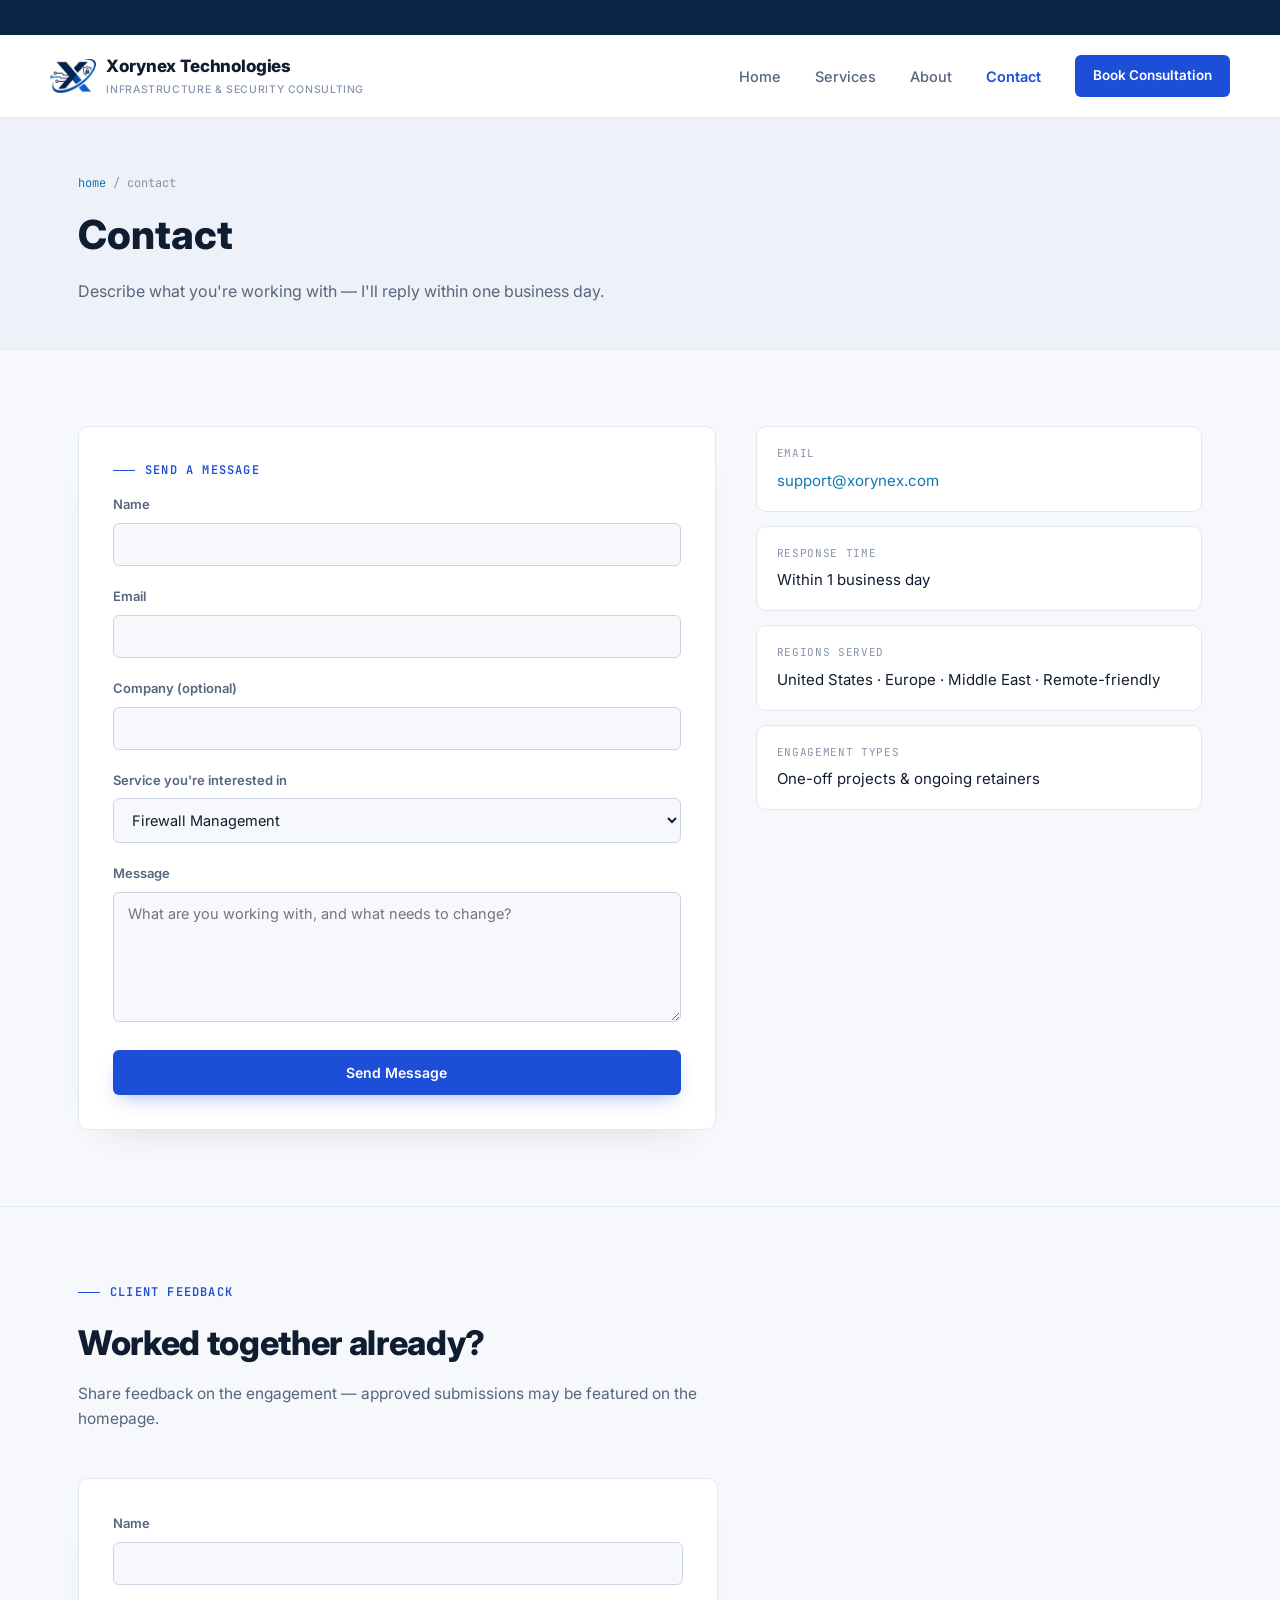
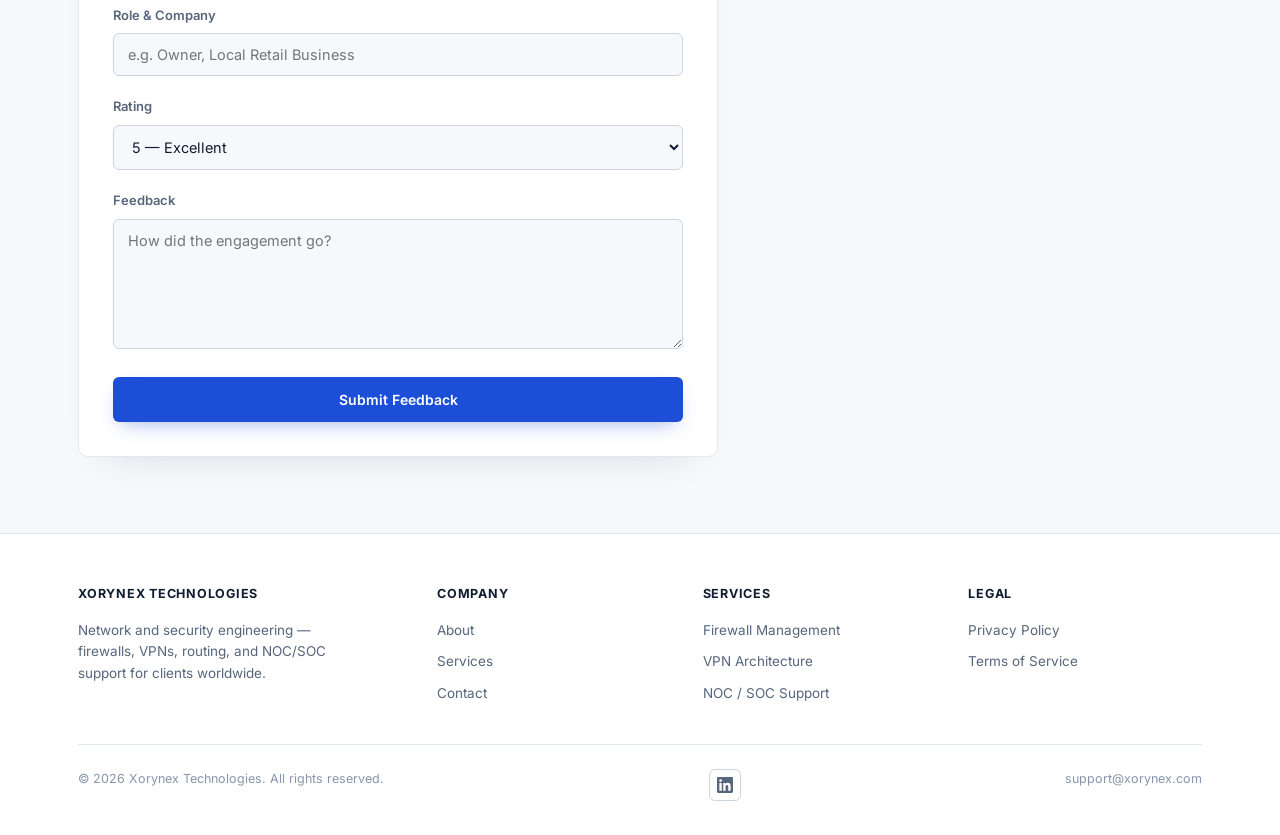
<file: contact.html>
<!DOCTYPE html>
<html lang="en">
<head>
<meta charset="UTF-8">
<meta name="viewport" content="width=device-width, initial-scale=1.0">
<title>Contact — Xorynex Technologies</title>
<meta name="description" content="Get in touch with Xorynex Technologies for firewall, VPN, routing, NOC/SOC, or cloud infrastructure work. Reach support@xorynex.com or use the form below.">
<link rel="stylesheet" href="style.css">

<!-- Favicons -->
<link rel="icon" href="/favicon.ico" sizes="any">
<link rel="icon" type="image/png" sizes="32x32" href="/favicon-32.png">
<link rel="icon" type="image/png" sizes="16x16" href="/favicon-16.png">
<link rel="apple-touch-icon" href="/apple-touch-icon.png">
<link rel="icon" type="image/png" sizes="192x192" href="/icon-192.png">
<link rel="manifest" href="/site.webmanifest">
<meta name="theme-color" content="#0b2545">

<!-- SEO -->
<link rel="canonical" href="https://xorynex.com/contact">
<meta name="robots" content="index, follow">

<!-- Open Graph -->
<meta property="og:type" content="website">
<meta property="og:site_name" content="Xorynex Technologies">
<meta property="og:url" content="https://xorynex.com/contact">
<meta property="og:title" content="Contact — Xorynex Technologies">
<meta property="og:description" content="Get in touch with Xorynex Technologies for firewall, VPN, routing, NOC/SOC, or cloud infrastructure work. Reach support@xorynex.com or use the form below.">
<meta property="og:image" content="https://xorynex.com/og-image.jpg">
<meta property="og:image:width" content="1200">
<meta property="og:image:height" content="630">

<!-- Twitter -->
<meta name="twitter:card" content="summary_large_image">
<meta name="twitter:title" content="Contact — Xorynex Technologies">
<meta name="twitter:description" content="Get in touch with Xorynex Technologies for firewall, VPN, routing, NOC/SOC, or cloud infrastructure work. Reach support@xorynex.com or use the form below.">
<meta name="twitter:image" content="https://xorynex.com/og-image.jpg">
</head>
<body>

<div class="ticker">
  <div class="ticker__track">
    <span class="ok">● firewall.policy: enforced</span>
    <span class="data">vpn.tunnels: monitored</span>
    <span class="ok">● noc.monitoring: online</span>
    <span class="warn">soc.alerts: triaged</span>
    <span class="ok">● status: accepting new engagements</span>
    <span class="ok">● firewall.policy: enforced</span>
    <span class="data">vpn.tunnels: monitored</span>
  </div>
</div>

<header class="site">
  <div class="wrap nav">
    <a href="/" class="brand">
      <img class="brand__logo" src="/logo-icon.png" alt="Xorynex Technologies logo" width="34" height="25">
      <span>Xorynex Technologies<small>Infrastructure &amp; Security Consulting</small></span>
    </a>
    <nav class="nav__links">
      <a href="/">Home</a>
      <a href="/services">Services</a>
      <a href="/about">About</a>
      <a href="/contact" class="current">Contact</a>
      <a href="/contact" class="nav__cta">Book Consultation</a>
    </nav>
    <button class="nav__toggle" aria-label="Toggle menu">☰ menu</button>
  </div>
</header>

<main>
  <div class="page-header">
    <div class="wrap">
      <div class="breadcrumb"><a href="/">home</a> / contact</div>
      <h1>Contact</h1>
      <p>Describe what you're working with — I'll reply within one business day.</p>
    </div>
  </div>

  <section>
    <div class="wrap" style="display:grid; grid-template-columns: 1fr 0.7fr; gap:40px; align-items:start;">

      <div class="form-panel reveal">
        <div class="eyebrow">Send a Message</div>
        <form id="contact-form">
          <input type="hidden" name="access_key" value="2329d1e7-592a-43e1-8258-a40bec9cb77d">
          <input type="hidden" name="subject" value="New inquiry from Xorynex Technologies website">
          <input type="checkbox" name="botcheck" style="display:none;">

          <div class="field">
            <label for="name">Name</label>
            <input type="text" id="name" name="name" required>
          </div>
          <div class="field">
            <label for="email">Email</label>
            <input type="email" id="email" name="email" required>
          </div>
          <div class="field">
            <label for="company">Company (optional)</label>
            <input type="text" id="company" name="company">
          </div>
          <div class="field">
            <label for="service">Service you're interested in</label>
            <select id="service" name="service">
              <option>Firewall Management</option>
              <option>VPN Architecture</option>
              <option>Routing &amp; Switching</option>
              <option>NOC / SOC Support</option>
              <option>Cloud Infrastructure</option>
              <option>Ongoing Consulting</option>
              <option>Not sure yet</option>
            </select>
          </div>
          <div class="field">
            <label for="message">Message</label>
            <textarea id="message" name="message" required placeholder="What are you working with, and what needs to change?"></textarea>
          </div>
          <button type="submit" class="btn btn--primary" style="width:100%; justify-content:center;">Send Message</button>
          <div id="form-status" class="form-status"></div>
        </form>
      </div>

      <div class="contact-meta reveal">
        <div class="item">
          <div class="k">Email</div>
          <div class="v"><a href="mailto:support@xorynex.com">support@xorynex.com</a></div>
        </div>
        <div class="item">
          <div class="k">Response Time</div>
          <div class="v">Within 1 business day</div>
        </div>
        <div class="item">
          <div class="k">Regions Served</div>
          <div class="v">United States · Europe · Middle East · Remote-friendly</div>
        </div>
        <div class="item">
          <div class="k">Engagement Types</div>
          <div class="v">One-off projects &amp; ongoing retainers</div>
        </div>
      </div>

    </div>
  </section>

  <section style="border-bottom:none;">
    <div class="wrap">
      <div class="section-head reveal">
        <div class="eyebrow">Client Feedback</div>
        <h2>Worked together already?</h2>
        <p>Share feedback on the engagement — approved submissions may be featured on the homepage.</p>
      </div>

      <div class="form-panel reveal" style="max-width:640px;">
        <form id="feedback-form">
          <input type="hidden" name="access_key" value="9aaf981c-e209-4057-a629-32a9d50fcb511">
          <input type="hidden" name="subject" value="New client feedback — Xorynex Technologies website">
          <input type="checkbox" name="botcheck" style="display:none;">

          <div class="field">
            <label for="fb-name">Name</label>
            <input type="text" id="fb-name" name="name" required>
          </div>
          <div class="field">
            <label for="fb-role">Role &amp; Company</label>
            <input type="text" id="fb-role" name="role_company" placeholder="e.g. Owner, Local Retail Business">
          </div>
          <div class="field">
            <label for="fb-rating">Rating</label>
            <select id="fb-rating" name="rating">
              <option>5 — Excellent</option>
              <option>4 — Good</option>
              <option>3 — Average</option>
              <option>2 — Below expectations</option>
              <option>1 — Poor</option>
            </select>
          </div>
          <div class="field">
            <label for="fb-message">Feedback</label>
            <textarea id="fb-message" name="feedback" required placeholder="How did the engagement go?"></textarea>
          </div>
          <button type="submit" class="btn btn--primary" style="width:100%; justify-content:center;">Submit Feedback</button>
          <div id="feedback-status" class="form-status"></div>
        </form>
      </div>
    </div>
  </section>

</main>

<footer class="site">
  <div class="wrap">
    <div class="footer__grid">
      <div class="footer__col">
        <h4>Xorynex Technologies</h4>
        <p>Network and security engineering — firewalls, VPNs, routing, and NOC/SOC support for clients worldwide.</p>
      </div>
      <div class="footer__col">
        <h4>Company</h4>
        <ul>
          <li><a href="/about">About</a></li>
          <li><a href="/services">Services</a></li>
          <li><a href="/contact">Contact</a></li>
        </ul>
      </div>
      <div class="footer__col">
        <h4>Services</h4>
        <ul>
          <li><a href="/services#firewall">Firewall Management</a></li>
          <li><a href="/services#vpn">VPN Architecture</a></li>
          <li><a href="/services#noc-soc">NOC / SOC Support</a></li>
        </ul>
      </div>
      <div class="footer__col">
        <h4>Legal</h4>
        <ul>
          <li><a href="/privacy">Privacy Policy</a></li>
          <li><a href="/terms">Terms of Service</a></li>
        </ul>
      </div>
    </div>
    <div class="footer__bottom">
      <span>© 2026 Xorynex Technologies. All rights reserved.</span>
      <div class="footer__social">
        <a href="https://www.linkedin.com/company/xorynex-technologies" target="_blank" rel="noopener noreferrer" aria-label="LinkedIn">
          <svg viewBox="0 0 24 24" fill="currentColor">
            <path d="M20.447 20.452h-3.554v-5.569c0-1.328-.027-3.037-1.852-3.037-1.853 0-2.136 1.445-2.136 2.939v5.667H9.351V9h3.414v1.561h.046c.477-.9 1.637-1.85 3.37-1.85 3.601 0 4.267 2.37 4.267 5.455v6.286zM5.337 7.433c-1.144 0-2.063-.926-2.063-2.065 0-1.138.92-2.063 2.063-2.063 1.14 0 2.064.925 2.064 2.063 0 1.139-.925 2.065-2.064 2.065zm1.782 13.019H3.555V9h3.564v11.452zM22.225 0H1.771C.792 0 0 .774 0 1.729v20.542C0 23.227.792 24 1.771 24h20.451C23.2 24 24 23.227 24 22.271V1.729C24 .774 23.2 0 22.222 0h.003z"/>
          </svg>
        </a>
      </div>
      <span>support@xorynex.com</span>
    </div>
  </div>
</footer>

<script src="script.js"></script>
</body>
</html>
</file>
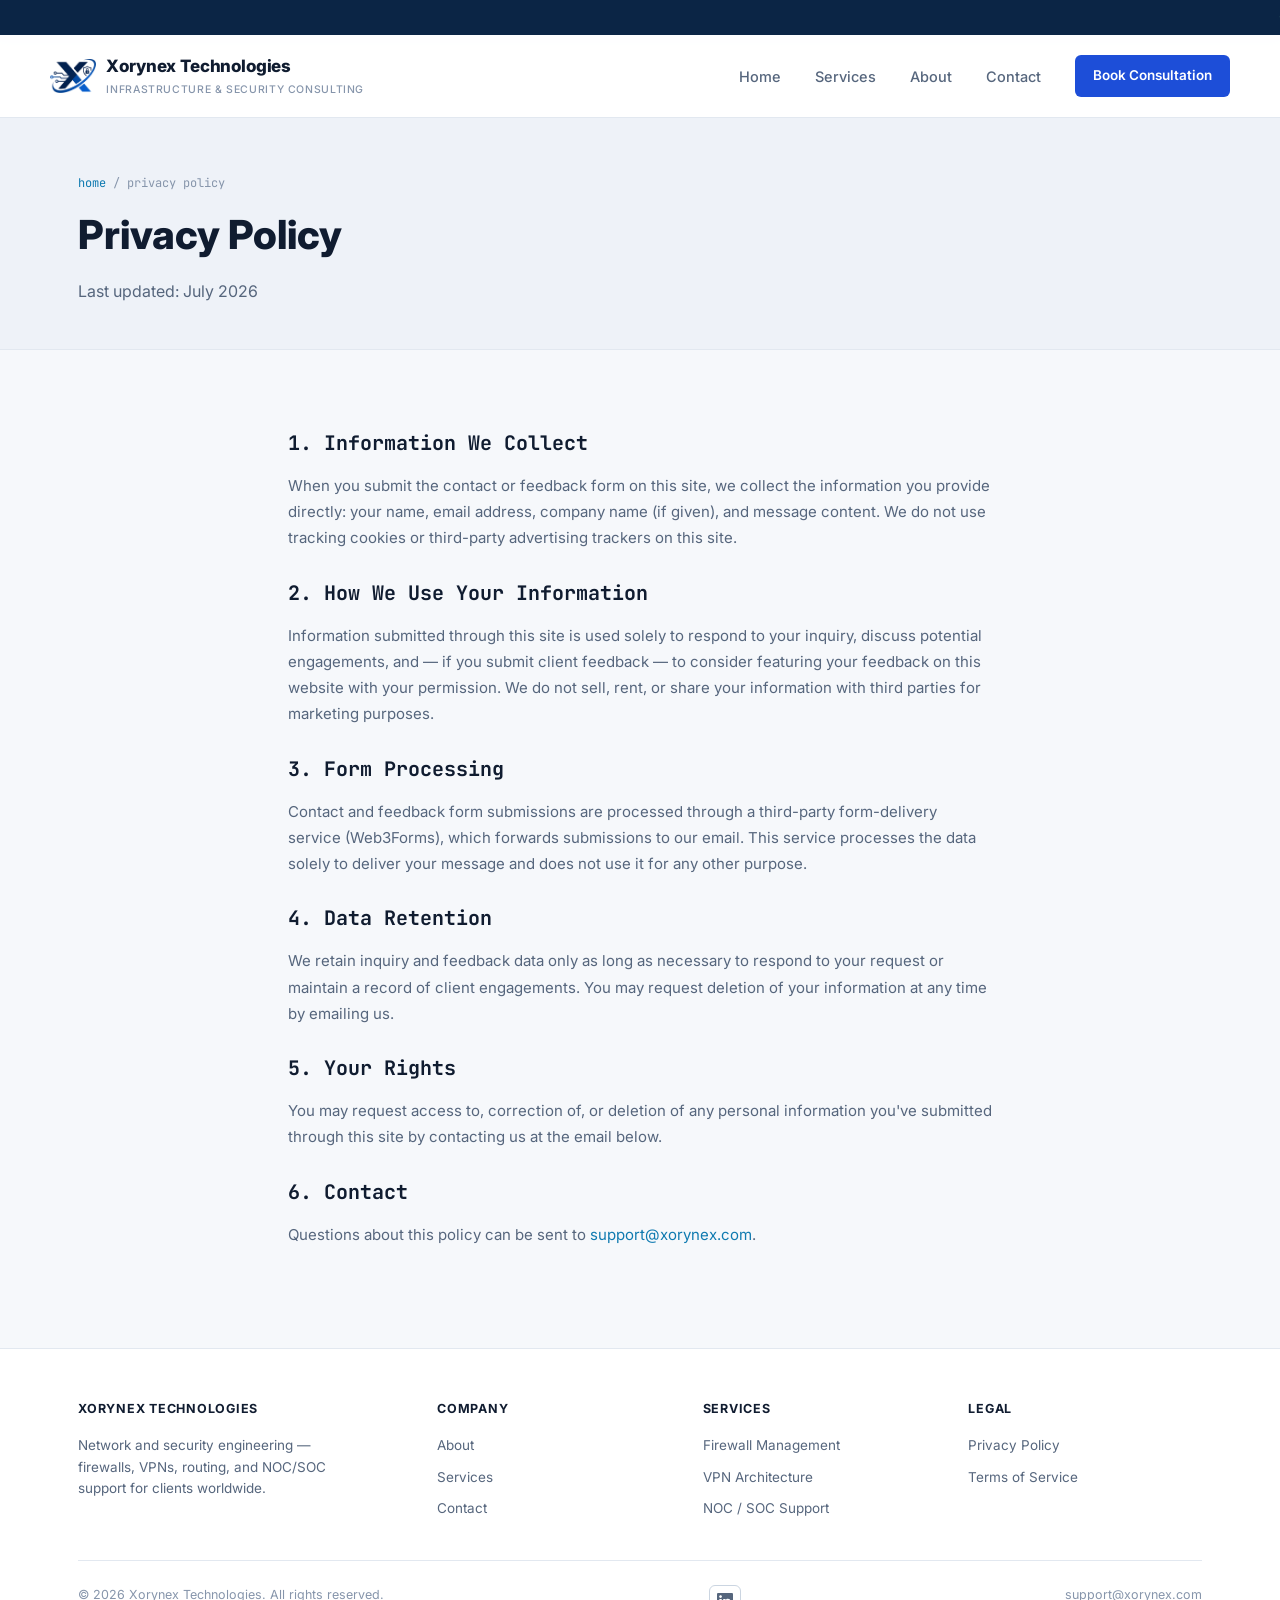
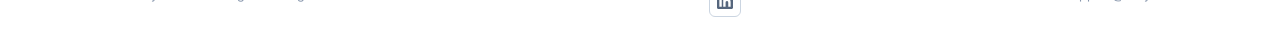
<file: privacy.html>
<!DOCTYPE html>
<html lang="en">
<head>
<meta charset="UTF-8">
<meta name="viewport" content="width=device-width, initial-scale=1.0">
<title>Privacy Policy — Xorynex Technologies</title>
<meta name="description" content="Privacy Policy for Xorynex Technologies — how we collect, use, and protect information submitted through this website.">
<link rel="stylesheet" href="style.css">

<!-- Favicons -->
<link rel="icon" href="/favicon.ico" sizes="any">
<link rel="icon" type="image/png" sizes="32x32" href="/favicon-32.png">
<link rel="icon" type="image/png" sizes="16x16" href="/favicon-16.png">
<link rel="apple-touch-icon" href="/apple-touch-icon.png">
<link rel="icon" type="image/png" sizes="192x192" href="/icon-192.png">
<link rel="manifest" href="/site.webmanifest">
<meta name="theme-color" content="#0b2545">

<!-- SEO -->
<link rel="canonical" href="https://xorynex.com/privacy">
<meta name="robots" content="index, follow">

<!-- Open Graph -->
<meta property="og:type" content="website">
<meta property="og:site_name" content="Xorynex Technologies">
<meta property="og:url" content="https://xorynex.com/privacy">
<meta property="og:title" content="Privacy Policy — Xorynex Technologies">
<meta property="og:description" content="Privacy Policy for Xorynex Technologies — how we collect, use, and protect information submitted through this website.">
<meta property="og:image" content="https://xorynex.com/og-image.jpg">
<meta property="og:image:width" content="1200">
<meta property="og:image:height" content="630">

<!-- Twitter -->
<meta name="twitter:card" content="summary_large_image">
<meta name="twitter:title" content="Privacy Policy — Xorynex Technologies">
<meta name="twitter:description" content="Privacy Policy for Xorynex Technologies — how we collect, use, and protect information submitted through this website.">
<meta name="twitter:image" content="https://xorynex.com/og-image.jpg">
</head>
<body>

<div class="ticker">
  <div class="ticker__track">
    <span class="ok">● firewall.policy: enforced</span>
    <span class="data">vpn.tunnels: monitored</span>
    <span class="ok">● noc.monitoring: active</span>
    <span class="warn">soc.alerts: triaged</span>
    <span class="ok">● bgp.sessions: established</span>
    <span class="data">clients: US · EU · MENA</span>
    <span class="ok">● status: accepting new engagements</span>
    <span class="ok">● firewall.policy: enforced</span>
    <span class="data">vpn.tunnels: monitored</span>
    <span class="ok">● noc.monitoring: active</span>
  </div>
</div>

<header class="site">
  <div class="wrap nav">
    <a href="/" class="brand">
      <img class="brand__logo" src="/logo-icon.png" alt="Xorynex Technologies logo" width="34" height="25">
      <span>Xorynex Technologies<small>Infrastructure &amp; Security Consulting</small></span>
    </a>
    <nav class="nav__links">
      <a href="/">Home</a>
      <a href="/services">Services</a>
      <a href="/about">About</a>
      <a href="/contact">Contact</a>
      <a href="/contact" class="nav__cta">Book Consultation</a>
    </nav>
    <button class="nav__toggle" aria-label="Toggle menu">☰ menu</button>
  </div>
</header>

<main>
  <div class="page-header">
    <div class="wrap">
      <div class="breadcrumb"><a href="/">home</a> / privacy policy</div>
      <h1>Privacy Policy</h1>
      <p>Last updated: July 2026</p>
    </div>
  </div>

  <section style="border-bottom:none;">
    <div class="wrap" style="max-width:760px;">
      <div class="reveal" style="color:var(--text-dim); font-size:15px; line-height:1.75;">

        <h2 style="font-family:var(--font-mono); font-size:20px; color:var(--text-primary); margin:0 0 12px;">1. Information We Collect</h2>
        <p style="margin:0 0 24px;">When you submit the contact or feedback form on this site, we collect the information you provide directly: your name, email address, company name (if given), and message content. We do not use tracking cookies or third-party advertising trackers on this site.</p>

        <h2 style="font-family:var(--font-mono); font-size:20px; color:var(--text-primary); margin:0 0 12px;">2. How We Use Your Information</h2>
        <p style="margin:0 0 24px;">Information submitted through this site is used solely to respond to your inquiry, discuss potential engagements, and — if you submit client feedback — to consider featuring your feedback on this website with your permission. We do not sell, rent, or share your information with third parties for marketing purposes.</p>

        <h2 style="font-family:var(--font-mono); font-size:20px; color:var(--text-primary); margin:0 0 12px;">3. Form Processing</h2>
        <p style="margin:0 0 24px;">Contact and feedback form submissions are processed through a third-party form-delivery service (Web3Forms), which forwards submissions to our email. This service processes the data solely to deliver your message and does not use it for any other purpose.</p>

        <h2 style="font-family:var(--font-mono); font-size:20px; color:var(--text-primary); margin:0 0 12px;">4. Data Retention</h2>
        <p style="margin:0 0 24px;">We retain inquiry and feedback data only as long as necessary to respond to your request or maintain a record of client engagements. You may request deletion of your information at any time by emailing us.</p>

        <h2 style="font-family:var(--font-mono); font-size:20px; color:var(--text-primary); margin:0 0 12px;">5. Your Rights</h2>
        <p style="margin:0 0 24px;">You may request access to, correction of, or deletion of any personal information you've submitted through this site by contacting us at the email below.</p>

        <h2 style="font-family:var(--font-mono); font-size:20px; color:var(--text-primary); margin:0 0 12px;">6. Contact</h2>
        <p style="margin:0 0 24px;">Questions about this policy can be sent to <a href="mailto:support@xorynex.com" style="color:var(--wire);">support@xorynex.com</a>.</p>

      </div>
    </div>
  </section>
</main>

<footer class="site">
  <div class="wrap">
    <div class="footer__grid">
      <div class="footer__col">
        <h4>Xorynex Technologies</h4>
        <p>Network and security engineering — firewalls, VPNs, routing, and NOC/SOC support for clients worldwide.</p>
      </div>
      <div class="footer__col">
        <h4>Company</h4>
        <ul>
          <li><a href="/about">About</a></li>
          <li><a href="/services">Services</a></li>
          <li><a href="/contact">Contact</a></li>
        </ul>
      </div>
      <div class="footer__col">
        <h4>Services</h4>
        <ul>
          <li><a href="/services#firewall">Firewall Management</a></li>
          <li><a href="/services#vpn">VPN Architecture</a></li>
          <li><a href="/services#noc-soc">NOC / SOC Support</a></li>
        </ul>
      </div>
      <div class="footer__col">
        <h4>Legal</h4>
        <ul>
          <li><a href="/privacy">Privacy Policy</a></li>
          <li><a href="/terms">Terms of Service</a></li>
        </ul>
      </div>
    </div>
    <div class="footer__bottom">
      <span>© 2026 Xorynex Technologies. All rights reserved.</span>
      <div class="footer__social">
        <a href="https://www.linkedin.com/company/xorynex-technologies" target="_blank" rel="noopener noreferrer" aria-label="LinkedIn">
          <svg viewBox="0 0 24 24" fill="currentColor">
            <path d="M20.447 20.452h-3.554v-5.569c0-1.328-.027-3.037-1.852-3.037-1.853 0-2.136 1.445-2.136 2.939v5.667H9.351V9h3.414v1.561h.046c.477-.9 1.637-1.85 3.37-1.85 3.601 0 4.267 2.37 4.267 5.455v6.286zM5.337 7.433c-1.144 0-2.063-.926-2.063-2.065 0-1.138.92-2.063 2.063-2.063 1.14 0 2.064.925 2.064 2.063 0 1.139-.925 2.065-2.064 2.065zm1.782 13.019H3.555V9h3.564v11.452zM22.225 0H1.771C.792 0 0 .774 0 1.729v20.542C0 23.227.792 24 1.771 24h20.451C23.2 24 24 23.227 24 22.271V1.729C24 .774 23.2 0 22.222 0h.003z"/>
          </svg>
        </a>
      </div>
      <span>support@xorynex.com</span>
    </div>
  </div>
</footer>

<script src="script.js"></script>
</body>
</html>
</file>
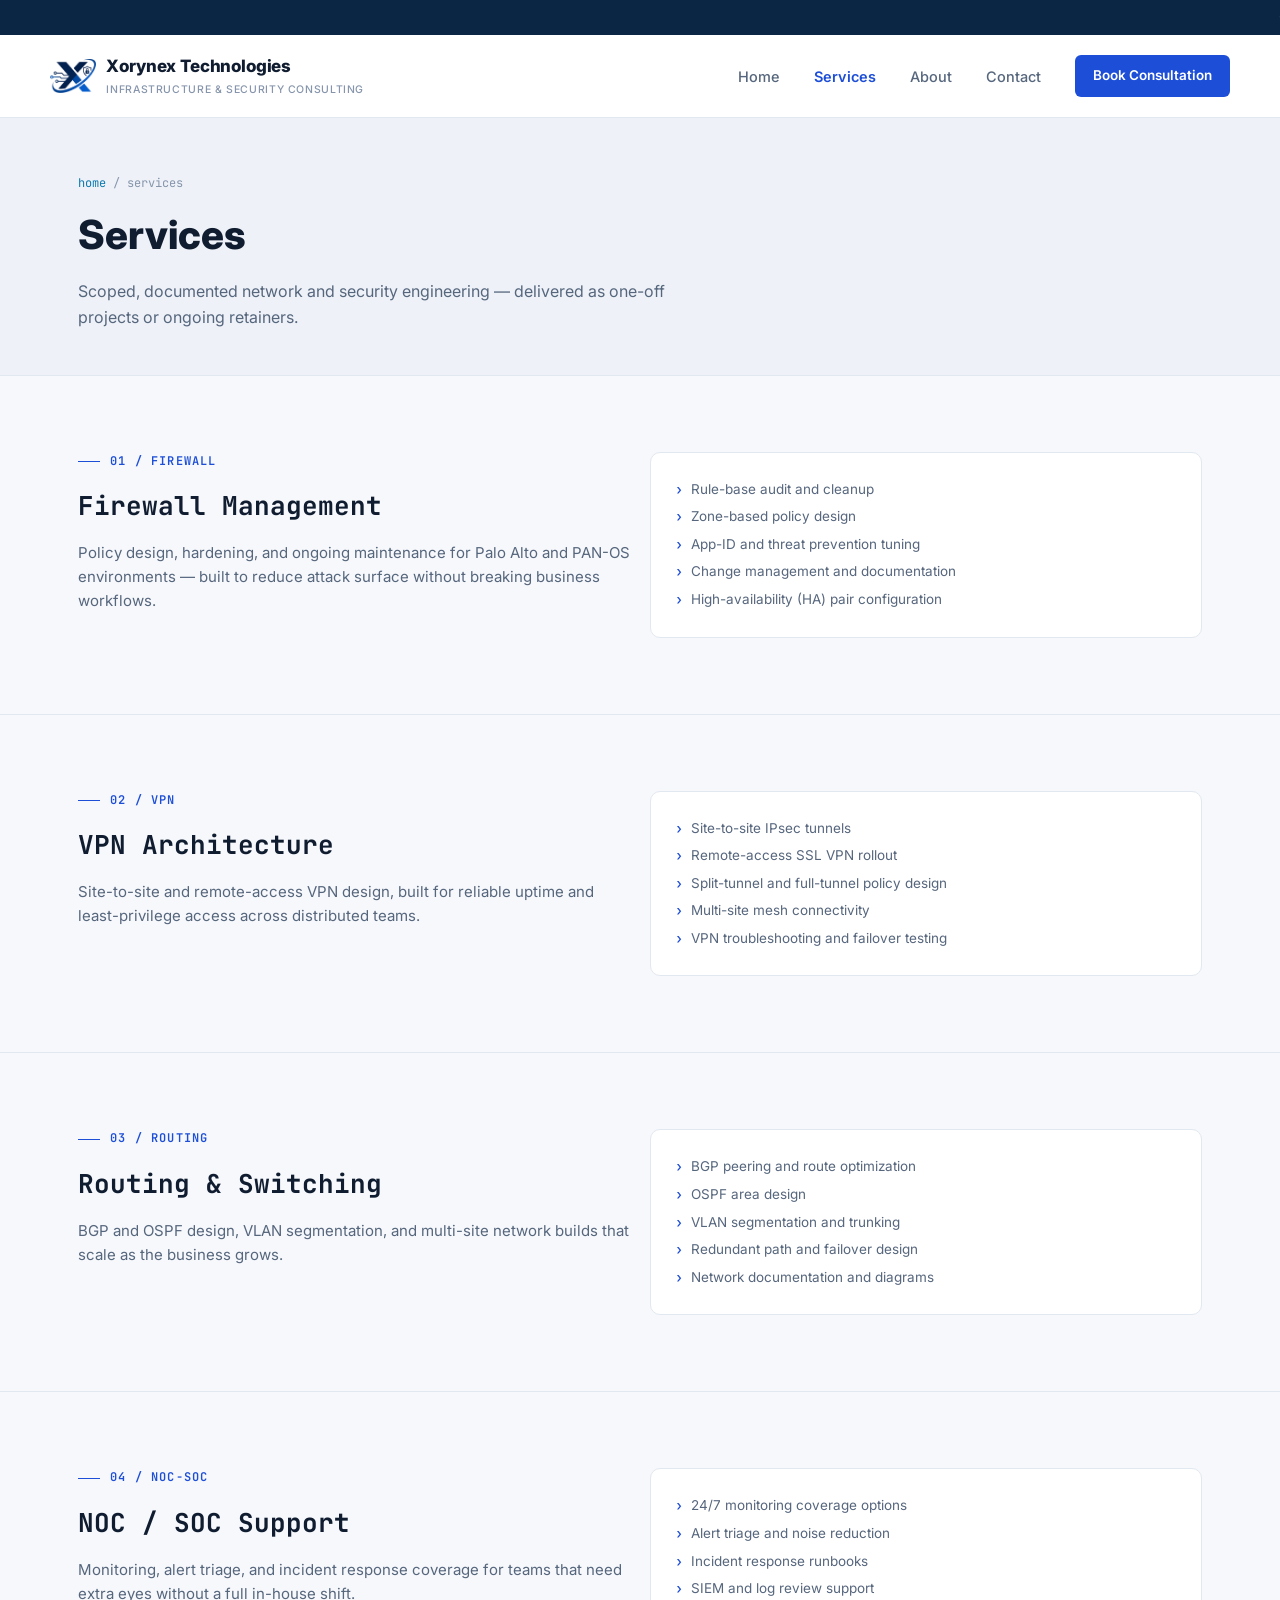
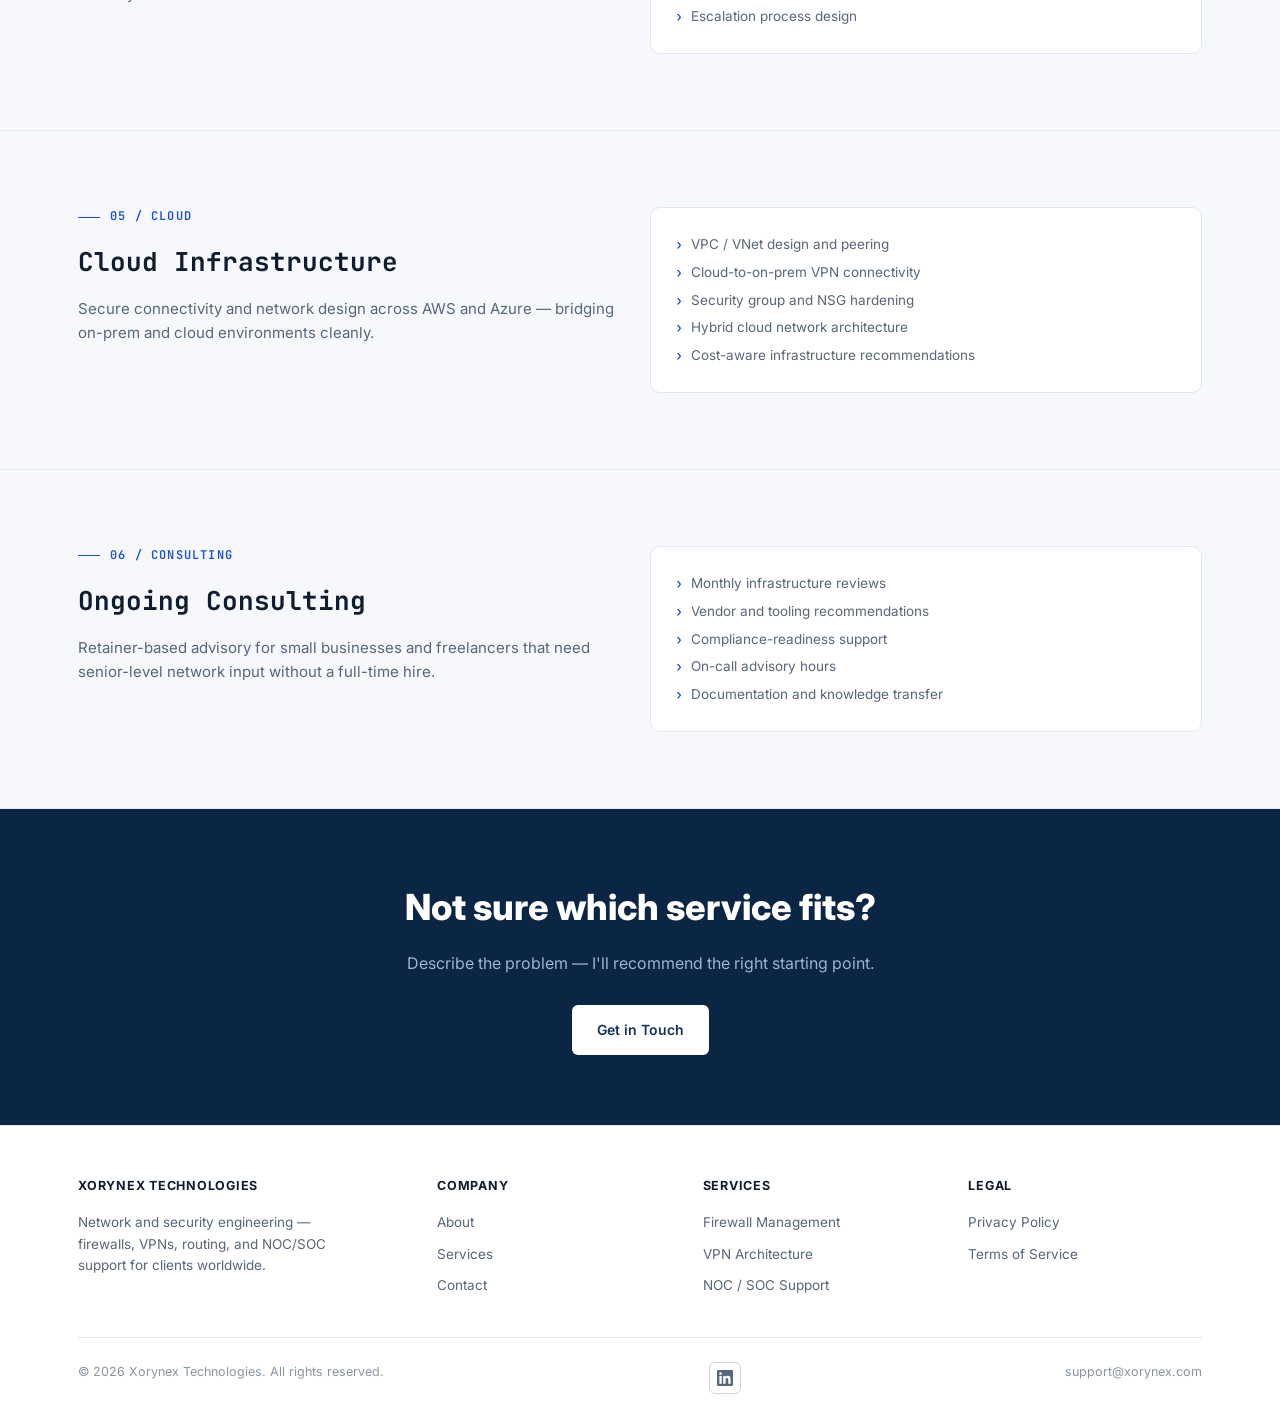
<file: services.html>
<!DOCTYPE html>
<html lang="en">
<head>
<meta charset="UTF-8">
<meta name="viewport" content="width=device-width, initial-scale=1.0">
<title>Services — Xorynex Technologies</title>
<meta name="description" content="Firewall management, VPN architecture, routing & switching, NOC/SOC support, and cloud infrastructure services from Xorynex Technologies.">
<link rel="stylesheet" href="style.css">

<!-- Favicons -->
<link rel="icon" href="/favicon.ico" sizes="any">
<link rel="icon" type="image/png" sizes="32x32" href="/favicon-32.png">
<link rel="icon" type="image/png" sizes="16x16" href="/favicon-16.png">
<link rel="apple-touch-icon" href="/apple-touch-icon.png">
<link rel="icon" type="image/png" sizes="192x192" href="/icon-192.png">
<link rel="manifest" href="/site.webmanifest">
<meta name="theme-color" content="#0b2545">

<!-- SEO -->
<link rel="canonical" href="https://xorynex.com/services">
<meta name="robots" content="index, follow">

<!-- Open Graph -->
<meta property="og:type" content="website">
<meta property="og:site_name" content="Xorynex Technologies">
<meta property="og:url" content="https://xorynex.com/services">
<meta property="og:title" content="Services — Xorynex Technologies">
<meta property="og:description" content="Firewall management, VPN architecture, routing & switching, NOC/SOC support, and cloud infrastructure services from Xorynex Technologies.">
<meta property="og:image" content="https://xorynex.com/og-image.jpg">
<meta property="og:image:width" content="1200">
<meta property="og:image:height" content="630">

<!-- Twitter -->
<meta name="twitter:card" content="summary_large_image">
<meta name="twitter:title" content="Services — Xorynex Technologies">
<meta name="twitter:description" content="Firewall management, VPN architecture, routing & switching, NOC/SOC support, and cloud infrastructure services from Xorynex Technologies.">
<meta name="twitter:image" content="https://xorynex.com/og-image.jpg">
</head>
<body>

<div class="ticker">
  <div class="ticker__track">
    <span class="ok">● firewall.policy: enforced</span>
    <span class="data">vpn.tunnels: monitored</span>
    <span class="ok">● noc.monitoring: online</span>
    <span class="warn">soc.alerts: triaged</span>
    <span class="ok">● bgp.sessions: established</span>
    <span class="data">clients: US · EU · MENA</span>
    <span class="ok">● status: accepting new engagements</span>
    <span class="ok">● firewall.policy: enforced</span>
    <span class="data">vpn.tunnels: monitored</span>
    <span class="ok">● noc.monitoring: online</span>
  </div>
</div>

<header class="site">
  <div class="wrap nav">
    <a href="/" class="brand">
      <img class="brand__logo" src="/logo-icon.png" alt="Xorynex Technologies logo" width="34" height="25">
      <span>Xorynex Technologies<small>Infrastructure &amp; Security Consulting</small></span>
    </a>
    <nav class="nav__links">
      <a href="/">Home</a>
      <a href="/services" class="current">Services</a>
      <a href="/about">About</a>
      <a href="/contact">Contact</a>
      <a href="/contact" class="nav__cta">Book Consultation</a>
    </nav>
    <button class="nav__toggle" aria-label="Toggle menu">☰ menu</button>
  </div>
</header>

<main>
  <div class="page-header">
    <div class="wrap">
      <div class="breadcrumb"><a href="/">home</a> / services</div>
      <h1>Services</h1>
      <p>Scoped, documented network and security engineering — delivered as one-off projects or ongoing retainers.</p>
    </div>
  </div>

  <section id="firewall">
    <div class="wrap grid-2" style="align-items:start;">
      <div class="reveal">
        <div class="eyebrow">01 / firewall</div>
        <h2 style="font-family:var(--font-mono); font-size:26px; margin:0 0 14px;">Firewall Management</h2>
        <p style="color:var(--text-dim); font-size:15px;">Policy design, hardening, and ongoing maintenance for Palo Alto and PAN-OS environments — built to reduce attack surface without breaking business workflows.</p>
      </div>
      <div class="card reveal">
        <ul>
          <li>Rule-base audit and cleanup</li>
          <li>Zone-based policy design</li>
          <li>App-ID and threat prevention tuning</li>
          <li>Change management and documentation</li>
          <li>High-availability (HA) pair configuration</li>
        </ul>
      </div>
    </div>
  </section>

  <section id="vpn">
    <div class="wrap grid-2" style="align-items:start;">
      <div class="reveal">
        <div class="eyebrow">02 / vpn</div>
        <h2 style="font-family:var(--font-mono); font-size:26px; margin:0 0 14px;">VPN Architecture</h2>
        <p style="color:var(--text-dim); font-size:15px;">Site-to-site and remote-access VPN design, built for reliable uptime and least-privilege access across distributed teams.</p>
      </div>
      <div class="card reveal">
        <ul>
          <li>Site-to-site IPsec tunnels</li>
          <li>Remote-access SSL VPN rollout</li>
          <li>Split-tunnel and full-tunnel policy design</li>
          <li>Multi-site mesh connectivity</li>
          <li>VPN troubleshooting and failover testing</li>
        </ul>
      </div>
    </div>
  </section>

  <section id="routing">
    <div class="wrap grid-2" style="align-items:start;">
      <div class="reveal">
        <div class="eyebrow">03 / routing</div>
        <h2 style="font-family:var(--font-mono); font-size:26px; margin:0 0 14px;">Routing &amp; Switching</h2>
        <p style="color:var(--text-dim); font-size:15px;">BGP and OSPF design, VLAN segmentation, and multi-site network builds that scale as the business grows.</p>
      </div>
      <div class="card reveal">
        <ul>
          <li>BGP peering and route optimization</li>
          <li>OSPF area design</li>
          <li>VLAN segmentation and trunking</li>
          <li>Redundant path and failover design</li>
          <li>Network documentation and diagrams</li>
        </ul>
      </div>
    </div>
  </section>

  <section id="noc-soc">
    <div class="wrap grid-2" style="align-items:start;">
      <div class="reveal">
        <div class="eyebrow">04 / noc-soc</div>
        <h2 style="font-family:var(--font-mono); font-size:26px; margin:0 0 14px;">NOC / SOC Support</h2>
        <p style="color:var(--text-dim); font-size:15px;">Monitoring, alert triage, and incident response coverage for teams that need extra eyes without a full in-house shift.</p>
      </div>
      <div class="card reveal">
        <ul>
          <li>24/7 monitoring coverage options</li>
          <li>Alert triage and noise reduction</li>
          <li>Incident response runbooks</li>
          <li>SIEM and log review support</li>
          <li>Escalation process design</li>
        </ul>
      </div>
    </div>
  </section>

  <section id="cloud">
    <div class="wrap grid-2" style="align-items:start;">
      <div class="reveal">
        <div class="eyebrow">05 / cloud</div>
        <h2 style="font-family:var(--font-mono); font-size:26px; margin:0 0 14px;">Cloud Infrastructure</h2>
        <p style="color:var(--text-dim); font-size:15px;">Secure connectivity and network design across AWS and Azure — bridging on-prem and cloud environments cleanly.</p>
      </div>
      <div class="card reveal">
        <ul>
          <li>VPC / VNet design and peering</li>
          <li>Cloud-to-on-prem VPN connectivity</li>
          <li>Security group and NSG hardening</li>
          <li>Hybrid cloud network architecture</li>
          <li>Cost-aware infrastructure recommendations</li>
        </ul>
      </div>
    </div>
  </section>

  <section id="consulting" style="border-bottom:none;">
    <div class="wrap grid-2" style="align-items:start;">
      <div class="reveal">
        <div class="eyebrow">06 / consulting</div>
        <h2 style="font-family:var(--font-mono); font-size:26px; margin:0 0 14px;">Ongoing Consulting</h2>
        <p style="color:var(--text-dim); font-size:15px;">Retainer-based advisory for small businesses and freelancers that need senior-level network input without a full-time hire.</p>
      </div>
      <div class="card reveal">
        <ul>
          <li>Monthly infrastructure reviews</li>
          <li>Vendor and tooling recommendations</li>
          <li>Compliance-readiness support</li>
          <li>On-call advisory hours</li>
          <li>Documentation and knowledge transfer</li>
        </ul>
      </div>
    </div>
  </section>

  <section class="cta-band" style="border-bottom:none; border-top:1px solid var(--line);">
    <div class="wrap">
      <h2>Not sure which service fits?</h2>
      <p>Describe the problem — I'll recommend the right starting point.</p>
      <div class="btn-row"><a href="/contact" class="btn btn--primary">Get in Touch</a></div>
    </div>
  </section>
</main>

<footer class="site">
  <div class="wrap">
    <div class="footer__grid">
      <div class="footer__col">
        <h4>Xorynex Technologies</h4>
        <p>Network and security engineering — firewalls, VPNs, routing, and NOC/SOC support for clients worldwide.</p>
      </div>
      <div class="footer__col">
        <h4>Company</h4>
        <ul>
          <li><a href="/about">About</a></li>
          <li><a href="/services">Services</a></li>
          <li><a href="/contact">Contact</a></li>
        </ul>
      </div>
      <div class="footer__col">
        <h4>Services</h4>
        <ul>
          <li><a href="/services#firewall">Firewall Management</a></li>
          <li><a href="/services#vpn">VPN Architecture</a></li>
          <li><a href="/services#noc-soc">NOC / SOC Support</a></li>
        </ul>
      </div>
      <div class="footer__col">
        <h4>Legal</h4>
        <ul>
          <li><a href="/privacy">Privacy Policy</a></li>
          <li><a href="/terms">Terms of Service</a></li>
        </ul>
      </div>
    </div>
    <div class="footer__bottom">
      <span>© 2026 Xorynex Technologies. All rights reserved.</span>
      <div class="footer__social">
        <a href="https://www.linkedin.com/company/xorynex-technologies" target="_blank" rel="noopener noreferrer" aria-label="LinkedIn">
          <svg viewBox="0 0 24 24" fill="currentColor">
            <path d="M20.447 20.452h-3.554v-5.569c0-1.328-.027-3.037-1.852-3.037-1.853 0-2.136 1.445-2.136 2.939v5.667H9.351V9h3.414v1.561h.046c.477-.9 1.637-1.85 3.37-1.85 3.601 0 4.267 2.37 4.267 5.455v6.286zM5.337 7.433c-1.144 0-2.063-.926-2.063-2.065 0-1.138.92-2.063 2.063-2.063 1.14 0 2.064.925 2.064 2.063 0 1.139-.925 2.065-2.064 2.065zm1.782 13.019H3.555V9h3.564v11.452zM22.225 0H1.771C.792 0 0 .774 0 1.729v20.542C0 23.227.792 24 1.771 24h20.451C23.2 24 24 23.227 24 22.271V1.729C24 .774 23.2 0 22.222 0h.003z"/>
          </svg>
        </a>
      </div>
      <span>support@xorynex.com</span>
    </div>
  </div>
</footer>

<script src="script.js"></script>
</body>
</html>
</file>
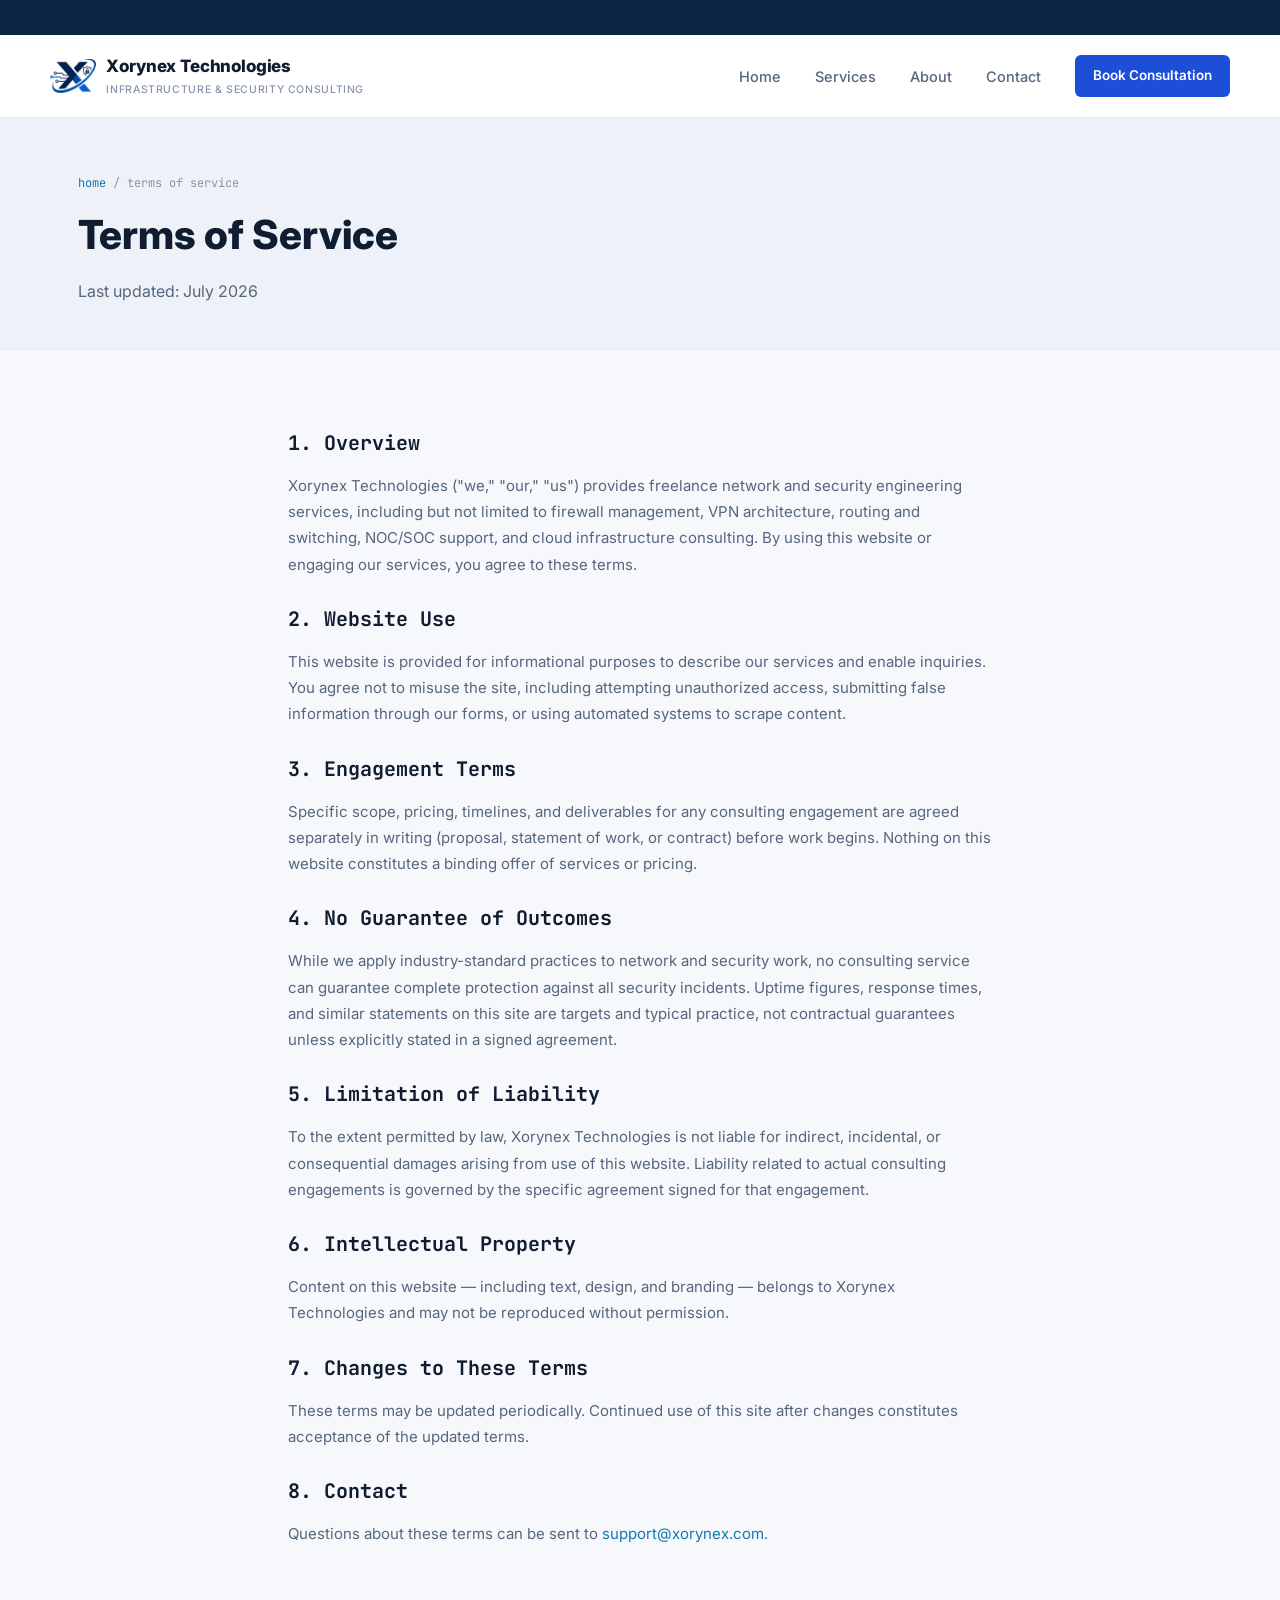
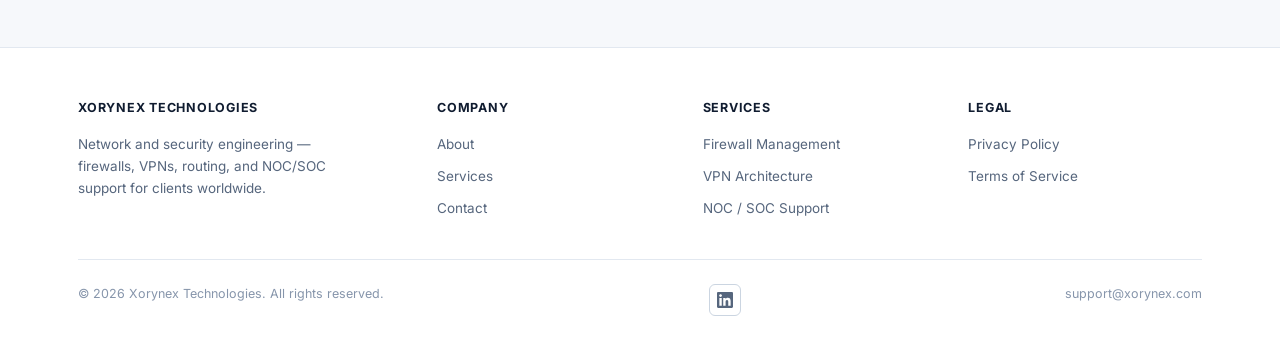
<file: terms.html>
<!DOCTYPE html>
<html lang="en">
<head>
<meta charset="UTF-8">
<meta name="viewport" content="width=device-width, initial-scale=1.0">
<title>Terms of Service — Xorynex Technologies</title>
<meta name="description" content="Terms of Service for Xorynex Technologies — engagement terms, website use, and liability for network and security consulting services.">
<link rel="stylesheet" href="style.css">

<!-- Favicons -->
<link rel="icon" href="/favicon.ico" sizes="any">
<link rel="icon" type="image/png" sizes="32x32" href="/favicon-32.png">
<link rel="icon" type="image/png" sizes="16x16" href="/favicon-16.png">
<link rel="apple-touch-icon" href="/apple-touch-icon.png">
<link rel="icon" type="image/png" sizes="192x192" href="/icon-192.png">
<link rel="manifest" href="/site.webmanifest">
<meta name="theme-color" content="#0b2545">

<!-- SEO -->
<link rel="canonical" href="https://xorynex.com/terms">
<meta name="robots" content="index, follow">

<!-- Open Graph -->
<meta property="og:type" content="website">
<meta property="og:site_name" content="Xorynex Technologies">
<meta property="og:url" content="https://xorynex.com/terms">
<meta property="og:title" content="Terms of Service — Xorynex Technologies">
<meta property="og:description" content="Terms of Service for Xorynex Technologies — engagement terms, website use, and liability for network and security consulting services.">
<meta property="og:image" content="https://xorynex.com/og-image.jpg">
<meta property="og:image:width" content="1200">
<meta property="og:image:height" content="630">

<!-- Twitter -->
<meta name="twitter:card" content="summary_large_image">
<meta name="twitter:title" content="Terms of Service — Xorynex Technologies">
<meta name="twitter:description" content="Terms of Service for Xorynex Technologies — engagement terms, website use, and liability for network and security consulting services.">
<meta name="twitter:image" content="https://xorynex.com/og-image.jpg">
</head>
<body>

<div class="ticker">
  <div class="ticker__track">
    <span class="ok">● firewall.policy: enforced</span>
    <span class="data">vpn.tunnels: monitored</span>
    <span class="ok">● noc.monitoring: active</span>
    <span class="warn">soc.alerts: triaged</span>
    <span class="ok">● bgp.sessions: established</span>
    <span class="data">clients: US · EU · MENA</span>
    <span class="ok">● status: accepting new engagements</span>
    <span class="ok">● firewall.policy: enforced</span>
    <span class="data">vpn.tunnels: monitored</span>
    <span class="ok">● noc.monitoring: active</span>
  </div>
</div>

<header class="site">
  <div class="wrap nav">
    <a href="/" class="brand">
      <img class="brand__logo" src="/logo-icon.png" alt="Xorynex Technologies logo" width="34" height="25">
      <span>Xorynex Technologies<small>Infrastructure &amp; Security Consulting</small></span>
    </a>
    <nav class="nav__links">
      <a href="/">Home</a>
      <a href="/services">Services</a>
      <a href="/about">About</a>
      <a href="/contact">Contact</a>
      <a href="/contact" class="nav__cta">Book Consultation</a>
    </nav>
    <button class="nav__toggle" aria-label="Toggle menu">☰ menu</button>
  </div>
</header>

<main>
  <div class="page-header">
    <div class="wrap">
      <div class="breadcrumb"><a href="/">home</a> / terms of service</div>
      <h1>Terms of Service</h1>
      <p>Last updated: July 2026</p>
    </div>
  </div>

  <section style="border-bottom:none;">
    <div class="wrap" style="max-width:760px;">
      <div class="reveal" style="color:var(--text-dim); font-size:15px; line-height:1.75;">

        <h2 style="font-family:var(--font-mono); font-size:20px; color:var(--text-primary); margin:0 0 12px;">1. Overview</h2>
        <p style="margin:0 0 24px;">Xorynex Technologies ("we," "our," "us") provides freelance network and security engineering services, including but not limited to firewall management, VPN architecture, routing and switching, NOC/SOC support, and cloud infrastructure consulting. By using this website or engaging our services, you agree to these terms.</p>

        <h2 style="font-family:var(--font-mono); font-size:20px; color:var(--text-primary); margin:0 0 12px;">2. Website Use</h2>
        <p style="margin:0 0 24px;">This website is provided for informational purposes to describe our services and enable inquiries. You agree not to misuse the site, including attempting unauthorized access, submitting false information through our forms, or using automated systems to scrape content.</p>

        <h2 style="font-family:var(--font-mono); font-size:20px; color:var(--text-primary); margin:0 0 12px;">3. Engagement Terms</h2>
        <p style="margin:0 0 24px;">Specific scope, pricing, timelines, and deliverables for any consulting engagement are agreed separately in writing (proposal, statement of work, or contract) before work begins. Nothing on this website constitutes a binding offer of services or pricing.</p>

        <h2 style="font-family:var(--font-mono); font-size:20px; color:var(--text-primary); margin:0 0 12px;">4. No Guarantee of Outcomes</h2>
        <p style="margin:0 0 24px;">While we apply industry-standard practices to network and security work, no consulting service can guarantee complete protection against all security incidents. Uptime figures, response times, and similar statements on this site are targets and typical practice, not contractual guarantees unless explicitly stated in a signed agreement.</p>

        <h2 style="font-family:var(--font-mono); font-size:20px; color:var(--text-primary); margin:0 0 12px;">5. Limitation of Liability</h2>
        <p style="margin:0 0 24px;">To the extent permitted by law, Xorynex Technologies is not liable for indirect, incidental, or consequential damages arising from use of this website. Liability related to actual consulting engagements is governed by the specific agreement signed for that engagement.</p>

        <h2 style="font-family:var(--font-mono); font-size:20px; color:var(--text-primary); margin:0 0 12px;">6. Intellectual Property</h2>
        <p style="margin:0 0 24px;">Content on this website — including text, design, and branding — belongs to Xorynex Technologies and may not be reproduced without permission.</p>

        <h2 style="font-family:var(--font-mono); font-size:20px; color:var(--text-primary); margin:0 0 12px;">7. Changes to These Terms</h2>
        <p style="margin:0 0 24px;">These terms may be updated periodically. Continued use of this site after changes constitutes acceptance of the updated terms.</p>

        <h2 style="font-family:var(--font-mono); font-size:20px; color:var(--text-primary); margin:0 0 12px;">8. Contact</h2>
        <p style="margin:0 0 24px;">Questions about these terms can be sent to <a href="mailto:support@xorynex.com" style="color:var(--wire);">support@xorynex.com</a>.</p>

      </div>
    </div>
  </section>
</main>

<footer class="site">
  <div class="wrap">
    <div class="footer__grid">
      <div class="footer__col">
        <h4>Xorynex Technologies</h4>
        <p>Network and security engineering — firewalls, VPNs, routing, and NOC/SOC support for clients worldwide.</p>
      </div>
      <div class="footer__col">
        <h4>Company</h4>
        <ul>
          <li><a href="/about">About</a></li>
          <li><a href="/services">Services</a></li>
          <li><a href="/contact">Contact</a></li>
        </ul>
      </div>
      <div class="footer__col">
        <h4>Services</h4>
        <ul>
          <li><a href="/services#firewall">Firewall Management</a></li>
          <li><a href="/services#vpn">VPN Architecture</a></li>
          <li><a href="/services#noc-soc">NOC / SOC Support</a></li>
        </ul>
      </div>
      <div class="footer__col">
        <h4>Legal</h4>
        <ul>
          <li><a href="/privacy">Privacy Policy</a></li>
          <li><a href="/terms">Terms of Service</a></li>
        </ul>
      </div>
    </div>
    <div class="footer__bottom">
      <span>© 2026 Xorynex Technologies. All rights reserved.</span>
      <div class="footer__social">
        <a href="https://www.linkedin.com/company/xorynex-technologies" target="_blank" rel="noopener noreferrer" aria-label="LinkedIn">
          <svg viewBox="0 0 24 24" fill="currentColor">
            <path d="M20.447 20.452h-3.554v-5.569c0-1.328-.027-3.037-1.852-3.037-1.853 0-2.136 1.445-2.136 2.939v5.667H9.351V9h3.414v1.561h.046c.477-.9 1.637-1.85 3.37-1.85 3.601 0 4.267 2.37 4.267 5.455v6.286zM5.337 7.433c-1.144 0-2.063-.926-2.063-2.065 0-1.138.92-2.063 2.063-2.063 1.14 0 2.064.925 2.064 2.063 0 1.139-.925 2.065-2.064 2.065zm1.782 13.019H3.555V9h3.564v11.452zM22.225 0H1.771C.792 0 0 .774 0 1.729v20.542C0 23.227.792 24 1.771 24h20.451C23.2 24 24 23.227 24 22.271V1.729C24 .774 23.2 0 22.222 0h.003z"/>
          </svg>
        </a>
      </div>
      <span>support@xorynex.com</span>
    </div>
  </div>
</footer>

<script src="script.js"></script>
</body>
</html>
</file>
<file: style.css>
/* ==========================================================================
   Xorynex Technologies — Professional Trust Design System
   Clean, corporate, navy/blue palette for small business & freelance clients
   ========================================================================== */

@import url('https://fonts.googleapis.com/css2?family=JetBrains+Mono:wght@400;500;600;700&family=Inter:wght@400;500;600;700;800&display=swap');

:root {
  /* Color tokens — light, professional, navy/blue */
  --bg-void:      #f6f8fb;   /* page background */
  --bg-panel:     #ffffff;   /* card / panel background */
  --bg-panel-alt: #eef2f8;   /* secondary panel background */
  --bg-dark:      #0b2545;   /* deep navy, used sparingly (ticker, CTA band) */
  --bg-dark-alt:  #102c52;
  --line:         #e2e8f0;
  --line-bright:  #cbd5e1;
  --text-primary: #101c30;   /* near-navy body/heading text */
  --text-dim:     #56667d;
  --text-faint:   #8695ab;
  --text-on-dark: #eaf1fb;
  --text-on-dark-dim: #9fb3cf;
  --signal:       #1d4ed8;   /* primary brand blue — CTAs, links, accents */
  --signal-dim:   #dbe6fb;   /* light blue tint for success/accent backgrounds */
  --signal-deep:  #14345c;   /* deep navy accent for hovers/emphasis */
  --alert:        #b7791f;   /* warning accent, muted amber */
  --critical:     #c0362c;   /* muted red, used sparingly */
  --wire:         #0f7ab0;   /* secondary accent — links/data */

  --font-mono: 'JetBrains Mono', ui-monospace, 'SFMono-Regular', monospace;
  --font-sans: 'Inter', -apple-system, BlinkMacSystemFont, sans-serif;

  --radius: 6px;
  --max-w: 1180px;
}

* { box-sizing: border-box; }

html { scroll-behavior: smooth; }

body {
  margin: 0;
  background: var(--bg-void);
  color: var(--text-primary);
  font-family: var(--font-sans);
  font-size: 16px;
  line-height: 1.6;
  -webkit-font-smoothing: antialiased;
}

a { color: inherit; text-decoration: none; }

img { max-width: 100%; display: block; }

.wrap {
  max-width: var(--max-w);
  margin: 0 auto;
  padding: 0 28px;
}

::selection { background: var(--signal-dim); color: var(--signal-deep); }

/* Reduced motion */
@media (prefers-reduced-motion: reduce) {
  * { animation-duration: 0.001ms !important; animation-iteration-count: 1 !important; transition-duration: 0.001ms !important; scroll-behavior: auto !important; }
}

/* Focus visibility */
a:focus-visible, button:focus-visible, input:focus-visible, textarea:focus-visible {
  outline: 2px solid var(--signal);
  outline-offset: 2px;
}

/* ==========================================================================
   Status ticker — restyled as a calm navy trust bar
   ========================================================================== */

.ticker {
  background: var(--bg-dark);
  overflow: hidden;
  white-space: nowrap;
  font-family: var(--font-mono);
  font-size: 12px;
  color: var(--text-on-dark-dim);
  padding: 8px 0;
}

.ticker__track {
  display: inline-block;
  padding-left: 100%;
  animation: ticker-scroll 42s linear infinite;
}

.ticker__track span { margin-right: 48px; }
.ticker__track span.ok   { color: #7fd4a8; }
.ticker__track span.warn { color: #e3b968; }
.ticker__track span.data { color: #8fc4ea; }

@keyframes ticker-scroll {
  0%   { transform: translateX(0); }
  100% { transform: translateX(-100%); }
}

/* ==========================================================================
   Header / Nav
   ========================================================================== */

header.site {
  border-bottom: 1px solid var(--line);
  background: rgba(255, 255, 255, 0.92);
  backdrop-filter: blur(6px);
  position: sticky;
  top: 0;
  z-index: 50;
}

.nav {
  display: flex;
  align-items: center;
  justify-content: space-between;
  padding: 18px 0;
}

.brand {
  display: flex;
  align-items: center;
  gap: 10px;
  font-family: var(--font-sans);
  font-weight: 800;
  font-size: 17px;
  letter-spacing: -0.01em;
  color: var(--text-primary);
}

.brand__dot {
  width: 9px;
  height: 9px;
  border-radius: 50%;
  background: var(--signal);
  flex-shrink: 0;
}

.brand__logo {
  height: 34px;
  width: auto;
  flex-shrink: 0;
  display: block;
}

.brand small {
  display: block;
  font-family: var(--font-sans);
  font-weight: 500;
  font-size: 10.5px;
  color: var(--text-faint);
  letter-spacing: 0.06em;
  text-transform: uppercase;
  margin-top: 2px;
}

.nav__links {
  display: flex;
  align-items: center;
  gap: 34px;
  font-family: var(--font-sans);
  font-weight: 500;
  font-size: 14.5px;
}

.nav__links a {
  color: var(--text-dim);
  transition: color 0.15s ease;
  position: relative;
}
.nav__links a:hover { color: var(--text-primary); }
.nav__links a.current { color: var(--signal); font-weight: 600; }

.nav__cta {
  font-family: var(--font-sans);
  font-size: 13.5px;
  font-weight: 600;
  color: #fff !important;
  background: var(--signal);
  padding: 10px 18px;
  border-radius: var(--radius);
  transition: background 0.15s ease;
}
.nav__cta:hover { background: var(--signal-deep); }

.nav__toggle {
  display: none;
  background: none;
  border: 1px solid var(--line-bright);
  color: var(--text-primary);
  border-radius: var(--radius);
  padding: 7px 10px;
  font-family: var(--font-sans);
  font-weight: 500;
  cursor: pointer;
}

@media (max-width: 820px) {
  .nav__links { display: none; }
  .nav__toggle { display: inline-block; }
  .nav__links.open {
    display: flex;
    flex-direction: column;
    position: absolute;
    top: 100%;
    left: 0;
    right: 0;
    background: var(--bg-panel);
    border-bottom: 1px solid var(--line);
    padding: 18px 28px;
    gap: 16px;
    z-index: 60;
    box-shadow: 0 12px 24px -12px rgba(16, 28, 48, 0.15);
  }
}

/* ==========================================================================
   Eyebrow / section labels
   ========================================================================== */

.eyebrow {
  font-family: var(--font-mono);
  font-size: 12px;
  color: var(--signal);
  letter-spacing: 0.1em;
  text-transform: uppercase;
  display: flex;
  align-items: center;
  gap: 10px;
  margin-bottom: 14px;
  font-weight: 600;
}

.eyebrow::before {
  content: '';
  width: 22px;
  height: 1px;
  background: var(--signal);
}

/* ==========================================================================
   Hero
   ========================================================================== */

.hero {
  padding: 88px 0 72px;
  border-bottom: 1px solid var(--line);
}

.hero__grid {
  display: grid;
  grid-template-columns: 1.15fr 0.85fr;
  gap: 56px;
  align-items: center;
}

@media (max-width: 900px) {
  .hero__grid { grid-template-columns: 1fr; }
}

.hero h1 {
  font-family: var(--font-sans);
  font-size: clamp(32px, 5vw, 50px);
  line-height: 1.15;
  font-weight: 800;
  margin: 0 0 20px;
  letter-spacing: -0.02em;
  color: var(--text-primary);
}

.hero h1 .accent { color: var(--signal); }

.hero p.lead {
  font-size: 17px;
  color: var(--text-dim);
  max-width: 52ch;
  margin: 0 0 30px;
}

.btn-row { display: flex; gap: 14px; flex-wrap: wrap; }

.btn {
  font-family: var(--font-sans);
  font-size: 14px;
  font-weight: 600;
  padding: 13px 24px;
  border-radius: var(--radius);
  display: inline-flex;
  align-items: center;
  gap: 8px;
  cursor: pointer;
  border: 1px solid transparent;
  transition: transform 0.12s ease, background 0.12s ease, border-color 0.12s ease, color 0.12s ease;
}
.btn:hover { transform: translateY(-1px); }

.btn--primary { background: var(--signal); color: #fff; box-shadow: 0 8px 20px -8px rgba(29, 78, 216, 0.45); }
.btn--primary:hover { background: var(--signal-deep); }

.btn--ghost {
  background: transparent;
  color: var(--text-primary);
  border-color: var(--line-bright);
}
.btn--ghost:hover { border-color: var(--signal); color: var(--signal); }

/* Console panel graphic used in hero — restyled as a clean status card */
.console {
  background: var(--bg-panel);
  border: 1px solid var(--line);
  border-radius: 10px;
  overflow: hidden;
  box-shadow: 0 24px 48px -28px rgba(16, 28, 48, 0.22);
}

.console__bar {
  display: flex;
  align-items: center;
  gap: 7px;
  padding: 12px 16px;
  background: var(--bg-panel-alt);
  border-bottom: 1px solid var(--line);
}
.console__bar span {
  width: 9px; height: 9px; border-radius: 50%; background: var(--line-bright);
}
.console__bar .title {
  margin-left: 8px;
  font-family: var(--font-mono);
  font-size: 11.5px;
  color: var(--text-faint);
}

.console__body {
  padding: 20px 22px;
  font-family: var(--font-mono);
  font-size: 13px;
  color: var(--text-dim);
}
.console__body .row { display: flex; justify-content: space-between; padding: 8px 0; border-bottom: 1px dashed var(--line); }
.console__body .row:last-child { border-bottom: none; }
.console__body .row .k { color: var(--text-faint); }
.console__body .row .v.ok { color: var(--signal); font-weight: 600; }
.console__body .row .v.warn { color: var(--alert); }
.console__body .cursor-line { margin-top: 12px; color: var(--signal); font-weight: 600; }
.console__body .cursor-line::after {
  content: '_';
  animation: blink 1s step-end infinite;
}
@keyframes blink { 50% { opacity: 0; } }

/* ==========================================================================
   Sections generic
   ========================================================================== */

section { padding: 76px 0; border-bottom: 1px solid var(--line); }
section:last-of-type { border-bottom: none; }

.section-head { max-width: 640px; margin-bottom: 46px; }
.section-head h2 {
  font-family: var(--font-sans);
  font-size: clamp(24px, 3.4vw, 34px);
  margin: 0 0 12px;
  font-weight: 800;
  letter-spacing: -0.01em;
  color: var(--text-primary);
}
.section-head p { color: var(--text-dim); font-size: 15.5px; margin: 0; }

/* ==========================================================================
   Service cards
   ========================================================================== */

.grid-3 { display: grid; grid-template-columns: repeat(3, 1fr); gap: 20px; }
.grid-2 { display: grid; grid-template-columns: repeat(2, 1fr); gap: 20px; }

@media (max-width: 900px) { .grid-3 { grid-template-columns: 1fr 1fr; } }
@media (max-width: 620px) { .grid-3, .grid-2 { grid-template-columns: 1fr; } }

.card {
  background: var(--bg-panel);
  border: 1px solid var(--line);
  border-radius: 10px;
  padding: 26px 24px;
  transition: border-color 0.15s ease, transform 0.15s ease, box-shadow 0.15s ease;
}
.card:hover { border-color: var(--signal); transform: translateY(-2px); box-shadow: 0 16px 32px -22px rgba(16, 28, 48, 0.25); }

.card__index {
  font-family: var(--font-mono);
  font-size: 11px;
  color: var(--text-faint);
  margin-bottom: 14px;
  display: flex;
  align-items: center;
  gap: 8px;
}
.card__index .dot { width: 6px; height: 6px; border-radius: 50%; background: var(--signal); }

.card h3 {
  font-family: var(--font-sans);
  font-size: 18px;
  margin: 0 0 10px;
  font-weight: 700;
  color: var(--text-primary);
}

.card p { color: var(--text-dim); font-size: 14.5px; margin: 0 0 14px; }

.card ul {
  list-style: none;
  margin: 0;
  padding: 0;
  font-size: 13.5px;
  color: var(--text-dim);
  display: flex;
  flex-direction: column;
  gap: 6px;
}
.card ul li::before { content: '› '; color: var(--signal); font-family: var(--font-mono); font-weight: 600; }

.card a.more {
  display: inline-block;
  margin-top: 16px;
  font-family: var(--font-sans);
  font-size: 13.5px;
  font-weight: 600;
  color: var(--wire);
}
.card a.more:hover { text-decoration: underline; }

/* ==========================================================================
   Testimonials (client feedback log)
   ========================================================================== */

.log-entry {
  background: var(--bg-panel);
  border: 1px solid var(--line);
  border-left: 3px solid var(--signal);
  border-radius: 8px;
  padding: 22px 24px;
  margin-bottom: 16px;
}

.log-entry__meta {
  font-family: var(--font-mono);
  font-size: 11.5px;
  color: var(--text-faint);
  display: flex;
  justify-content: space-between;
  margin-bottom: 12px;
  flex-wrap: wrap;
  gap: 8px;
}
.log-entry__meta .status { color: var(--signal); font-weight: 600; }

.log-entry p.quote {
  font-size: 15px;
  color: var(--text-primary);
  margin: 0 0 12px;
  line-height: 1.65;
}

.log-entry__author {
  font-family: var(--font-sans);
  font-size: 13px;
  color: var(--text-dim);
}
.log-entry__author strong { color: var(--text-primary); }

/* ==========================================================================
   Scenario cards (Example Engagements) — icon-fronted card grid
   ========================================================================== */

.scenario-grid {
  display: grid;
  grid-template-columns: repeat(3, 1fr);
  gap: 20px;
}
@media (max-width: 900px) { .scenario-grid { grid-template-columns: 1fr; } }

.scenario-card {
  background: var(--bg-panel);
  border: 1px solid var(--line);
  border-left: 3px solid var(--signal);
  border-radius: 10px;
  padding: 26px 24px;
  margin-bottom: 0;
  transition: border-color 0.15s ease, transform 0.15s ease, box-shadow 0.15s ease;
}
.scenario-card:hover {
  transform: translateY(-2px);
  box-shadow: 0 16px 32px -22px rgba(16, 28, 48, 0.25);
}

.scenario-card__top {
  display: flex;
  align-items: flex-start;
  justify-content: space-between;
  margin-bottom: 16px;
}

.scenario-icon {
  width: 44px;
  height: 44px;
  border-radius: 10px;
  background: var(--signal-dim);
  display: flex;
  align-items: center;
  justify-content: center;
  flex-shrink: 0;
  color: var(--signal);
}
.scenario-icon svg { width: 22px; height: 22px; }

.scenario-card .log-entry__meta { margin-bottom: 12px; }

.placeholder-tag {
  display: inline-block;
  font-family: var(--font-mono);
  font-size: 10px;
  color: var(--alert);
  border: 1px solid var(--alert);
  border-radius: 3px;
  padding: 2px 6px;
  margin-left: 8px;
  vertical-align: middle;
  letter-spacing: 0.04em;
}

/* ==========================================================================
   Stats strip
   ========================================================================== */

.stats {
  display: grid;
  grid-template-columns: repeat(4, 1fr);
  border: 1px solid var(--line);
  border-radius: 10px;
  overflow: hidden;
}
@media (max-width: 700px) { .stats { grid-template-columns: 1fr 1fr; } }

.stat {
  padding: 26px 20px;
  border-right: 1px solid var(--line);
  background: var(--bg-panel);
}
.stat:last-child { border-right: none; }
.stat .num {
  font-family: var(--font-sans);
  font-size: 30px;
  font-weight: 800;
  color: var(--signal);
}
.stat .label {
  font-size: 12.5px;
  color: var(--text-faint);
  margin-top: 6px;
  text-transform: uppercase;
  letter-spacing: 0.04em;
}

/* ==========================================================================
   Forms
   ========================================================================== */

.form-panel {
  background: var(--bg-panel);
  border: 1px solid var(--line);
  border-radius: 10px;
  padding: 34px;
  box-shadow: 0 20px 40px -30px rgba(16, 28, 48, 0.2);
}

.field { margin-bottom: 20px; }
.field label {
  display: block;
  font-family: var(--font-sans);
  font-size: 13px;
  font-weight: 600;
  color: var(--text-dim);
  margin-bottom: 8px;
}
.field input, .field textarea, .field select {
  width: 100%;
  background: var(--bg-void);
  border: 1px solid var(--line-bright);
  border-radius: var(--radius);
  color: var(--text-primary);
  font-family: var(--font-sans);
  font-size: 14.5px;
  padding: 12px 14px;
  transition: border-color 0.15s ease, box-shadow 0.15s ease;
}
.field input:focus, .field textarea:focus, .field select:focus {
  border-color: var(--signal);
  box-shadow: 0 0 0 3px var(--signal-dim);
  outline: none;
}
.field textarea { resize: vertical; min-height: 130px; }

.form-status {
  font-family: var(--font-sans);
  font-size: 13.5px;
  margin-top: 16px;
  display: none;
  padding: 12px 14px;
  border-radius: var(--radius);
}
.form-status.show { display: block; }
.form-status.ok { background: var(--signal-dim); border: 1px solid #b7cef3; color: var(--signal-deep); }
.form-status.err { background: #fbe9e7; border: 1px solid #eab3ab; color: var(--critical); }

/* ==========================================================================
   Contact info cards
   ========================================================================== */

.contact-meta { display: flex; flex-direction: column; gap: 14px; }
.contact-meta .item {
  border: 1px solid var(--line);
  border-radius: 10px;
  padding: 18px 20px;
  background: var(--bg-panel);
}
.contact-meta .item .k {
  font-family: var(--font-mono);
  font-size: 11px;
  color: var(--text-faint);
  text-transform: uppercase;
  letter-spacing: 0.06em;
  margin-bottom: 6px;
}
.contact-meta .item .v { font-size: 15px; color: var(--text-primary); }
.contact-meta .item .v a { color: var(--wire); }

/* ==========================================================================
   CTA band
   ========================================================================== */

.cta-band {
  text-align: center;
  padding: 70px 0;
  background: var(--bg-dark);
  color: var(--text-on-dark);
}
.cta-band h2 {
  font-family: var(--font-sans);
  font-size: clamp(24px, 3.6vw, 36px);
  margin: 0 0 14px;
  font-weight: 800;
  color: #fff;
}
.cta-band p { color: var(--text-on-dark-dim); margin: 0 0 28px; }
.cta-band .btn-row { justify-content: center; }
.cta-band .btn--primary { background: #fff; color: var(--signal-deep); box-shadow: none; }
.cta-band .btn--primary:hover { background: var(--signal-dim); }

/* ==========================================================================
   Footer
   ========================================================================== */

footer.site {
  padding: 50px 0 34px;
  font-size: 13.5px;
  background: var(--bg-panel);
  border-top: 1px solid var(--line);
}
.footer__grid {
  display: grid;
  grid-template-columns: 1.4fr 1fr 1fr 1fr;
  gap: 32px;
  margin-bottom: 40px;
}
@media (max-width: 760px) { .footer__grid { grid-template-columns: 1fr 1fr; } }

.footer__col h4 {
  font-family: var(--font-sans);
  font-size: 12.5px;
  color: var(--text-primary);
  font-weight: 700;
  text-transform: uppercase;
  letter-spacing: 0.06em;
  margin: 0 0 16px;
}
.footer__col ul { list-style: none; margin: 0; padding: 0; display: flex; flex-direction: column; gap: 10px; }
.footer__col a { color: var(--text-dim); }
.footer__col a:hover { color: var(--signal); }
.footer__col p { color: var(--text-dim); font-size: 13.5px; margin: 0; max-width: 32ch; }

.footer__bottom {
  border-top: 1px solid var(--line);
  padding-top: 24px;
  display: flex;
  justify-content: space-between;
  flex-wrap: wrap;
  gap: 12px;
  color: var(--text-faint);
  font-family: var(--font-sans);
  font-size: 12.5px;
}

/* ==========================================================================
   Page header (interior pages)
   ========================================================================== */

.page-header {
  padding: 56px 0 44px;
  border-bottom: 1px solid var(--line);
  background: var(--bg-panel-alt);
}
.page-header h1 {
  font-family: var(--font-sans);
  font-size: clamp(28px, 4vw, 40px);
  margin: 10px 0 12px;
  font-weight: 800;
  color: var(--text-primary);
}
.page-header p { color: var(--text-dim); max-width: 60ch; margin: 0; }
.breadcrumb {
  font-family: var(--font-mono);
  font-size: 12px;
  color: var(--text-faint);
}
.breadcrumb a { color: var(--wire); }

/* fade-in on scroll */
.reveal {
  opacity: 0;
  transform: translateY(14px);
  transition: opacity 0.5s ease, transform 0.5s ease;
}
.reveal.in { opacity: 1; transform: translateY(0); }

/* ==========================================================================
   Footer social icons
   ========================================================================== */

.footer__social {
  display: flex;
  align-items: center;
  gap: 14px;
}
.footer__social a {
  display: inline-flex;
  align-items: center;
  justify-content: center;
  width: 32px;
  height: 32px;
  border: 1px solid var(--line-bright);
  border-radius: var(--radius);
  color: var(--text-dim);
  transition: color 0.15s ease, border-color 0.15s ease;
}
.footer__social a:hover { color: var(--signal); border-color: var(--signal); }
.footer__social svg { width: 16px; height: 16px; }

/* ==========================================================================
   Plain-language / small-business section
   ========================================================================== */

.plain-panel {
  background: var(--bg-panel);
  border: 1px solid var(--line);
  border-radius: 12px;
  padding: 40px;
  box-shadow: 0 24px 48px -32px rgba(16, 28, 48, 0.2);
}
@media (max-width: 620px) { .plain-panel { padding: 26px; } }

.plain-panel h2 {
  font-family: var(--font-sans);
  font-size: clamp(22px, 3.2vw, 30px);
  font-weight: 800;
  margin: 0 0 14px;
  color: var(--text-primary);
}
.plain-panel p.intro {
  font-family: var(--font-sans);
  font-size: 16px;
  color: var(--text-dim);
  max-width: 62ch;
  margin: 0 0 28px;
}
.plain-grid {
  display: grid;
  grid-template-columns: repeat(3, 1fr);
  gap: 20px;
}
@media (max-width: 780px) { .plain-grid { grid-template-columns: 1fr; } }

.plain-item {
  background: var(--bg-void);
  border: 1px solid var(--line);
  border-radius: 8px;
  padding: 20px;
}
.plain-item .q {
  font-family: var(--font-sans);
  font-size: 15px;
  font-weight: 600;
  color: var(--text-primary);
  margin: 0 0 8px;
}
.plain-item p {
  font-family: var(--font-sans);
  font-size: 14px;
  color: var(--text-dim);
  margin: 0;
}

.example-tag {
  display: inline-block;
  font-family: var(--font-mono);
  font-size: 10px;
  color: var(--wire);
  border: 1px solid var(--wire);
  border-radius: 3px;
  padding: 2px 6px;
  margin-left: 8px;
  vertical-align: middle;
  letter-spacing: 0.04em;
}

/* ==========================================================================
   Skip link (accessibility)
   ========================================================================== */

.skip-link {
  position: absolute;
  top: -48px;
  left: 12px;
  background: var(--signal);
  color: #fff;
  font-family: var(--font-sans);
  font-size: 13.5px;
  font-weight: 600;
  padding: 10px 16px;
  border-radius: var(--radius);
  z-index: 100;
  transition: top 0.15s ease;
}
.skip-link:focus { top: 12px; }

/* ==========================================================================
   Hero visual (network diagram graphic)
   ========================================================================== */

.hero__visual { width: 100%; height: auto; }
.hero__visual svg { width: 100%; height: auto; display: block; }

@keyframes pulse-node {
  0%, 100% { opacity: 1; }
  50% { opacity: 0.45; }
}
.hero__visual .pulse { animation: pulse-node 2.4s ease-in-out infinite; }

@keyframes flow-dash {
  to { stroke-dashoffset: -24; }
}
.hero__visual .flow {
  stroke-dasharray: 4 8;
  animation: flow-dash 1.4s linear infinite;
}

/* ==========================================================================
   Badge strip (technologies)
   ========================================================================== */

.badge-strip-wrap {
  padding: 32px 0;
  border-bottom: 1px solid var(--line);
  background: var(--bg-panel-alt);
}
.badge-strip-label {
  font-family: var(--font-mono);
  font-size: 11.5px;
  color: var(--text-faint);
  text-transform: uppercase;
  letter-spacing: 0.08em;
  margin-bottom: 16px;
  text-align: center;
}
.badge-strip {
  display: flex;
  flex-wrap: wrap;
  align-items: center;
  justify-content: center;
  gap: 12px 28px;
}
.badge-strip__item {
  font-family: var(--font-sans);
  font-size: 13.5px;
  font-weight: 600;
  color: var(--text-dim);
}

/* ==========================================================================
   Card icon (service cards, icon variant)
   ========================================================================== */

.card__icon {
  width: 44px;
  height: 44px;
  border-radius: 10px;
  background: var(--signal-dim);
  color: var(--signal);
  display: flex;
  align-items: center;
  justify-content: center;
  margin-bottom: 16px;
}
.card__icon svg { width: 22px; height: 22px; fill: none; stroke: currentColor; }

/* ==========================================================================
   Why-choose-us grid
   ========================================================================== */

.why-grid {
  display: grid;
  grid-template-columns: repeat(3, 1fr);
  gap: 20px;
}
@media (max-width: 900px) { .why-grid { grid-template-columns: 1fr 1fr; } }
@media (max-width: 620px) { .why-grid { grid-template-columns: 1fr; } }

.why-card {
  background: var(--bg-panel);
  border: 1px solid var(--line);
  border-radius: 10px;
  padding: 26px 24px;
  transition: border-color 0.15s ease, transform 0.15s ease, box-shadow 0.15s ease;
}
.why-card:hover { border-color: var(--signal); transform: translateY(-2px); box-shadow: 0 16px 32px -22px rgba(16, 28, 48, 0.25); }

.why-card__icon {
  width: 40px;
  height: 40px;
  border-radius: 10px;
  background: var(--signal-dim);
  color: var(--signal);
  display: flex;
  align-items: center;
  justify-content: center;
  margin-bottom: 16px;
}
.why-card__icon svg { width: 20px; height: 20px; fill: none; stroke: currentColor; }

.why-card h3 {
  font-family: var(--font-sans);
  font-size: 17px;
  margin: 0 0 8px;
  font-weight: 700;
  color: var(--text-primary);
}
.why-card p { color: var(--text-dim); font-size: 14px; margin: 0; }

/* ==========================================================================
   Process strip (5-stage engagement flow)
   ========================================================================== */

.process-strip {
  display: grid;
  grid-template-columns: repeat(5, 1fr);
  gap: 20px;
}
@media (max-width: 900px) { .process-strip { grid-template-columns: 1fr 1fr; } }
@media (max-width: 480px) { .process-strip { grid-template-columns: 1fr; } }

.process-step {
  border-top: 2px solid var(--signal);
  padding-top: 16px;
}
.process-step__num {
  font-family: var(--font-mono);
  font-size: 13px;
  font-weight: 700;
  color: var(--signal);
  margin-bottom: 10px;
}
.process-step h3 {
  font-family: var(--font-sans);
  font-size: 15.5px;
  margin: 0 0 8px;
  font-weight: 700;
  color: var(--text-primary);
}
.process-step p { color: var(--text-dim); font-size: 13.5px; margin: 0; }

/* ==========================================================================
   Industry grid
   ========================================================================== */

.industry-grid {
  display: grid;
  grid-template-columns: repeat(6, 1fr);
  gap: 16px;
}
@media (max-width: 900px) { .industry-grid { grid-template-columns: repeat(3, 1fr); } }
@media (max-width: 560px) { .industry-grid { grid-template-columns: 1fr 1fr; } }

.industry-item {
  background: var(--bg-panel);
  border: 1px solid var(--line);
  border-radius: 10px;
  padding: 22px 14px;
  display: flex;
  flex-direction: column;
  align-items: center;
  gap: 10px;
  text-align: center;
  transition: border-color 0.15s ease, transform 0.15s ease;
}
.industry-item:hover { border-color: var(--signal); transform: translateY(-2px); }
.industry-item svg { width: 26px; height: 26px; color: var(--signal); fill: none; stroke: currentColor; }
.industry-item span {
  font-family: var(--font-sans);
  font-size: 13px;
  font-weight: 600;
  color: var(--text-primary);
}

/* ==========================================================================
   Footer brand lockup + on-dark eyebrow
   ========================================================================== */

.footer__brand {
  display: flex;
  align-items: center;
  gap: 10px;
  font-family: var(--font-sans);
  font-weight: 800;
  font-size: 16px;
  color: var(--text-primary);
  margin-bottom: 14px;
}
.footer__brand img { height: 21px; width: auto; }

.footer__meta-line {
  font-family: var(--font-mono);
  font-size: 11.5px;
  color: var(--text-faint);
}

.eyebrow--on-dark { color: var(--text-on-dark-dim); }
.eyebrow--on-dark::before { background: var(--text-on-dark-dim); }
</file>
